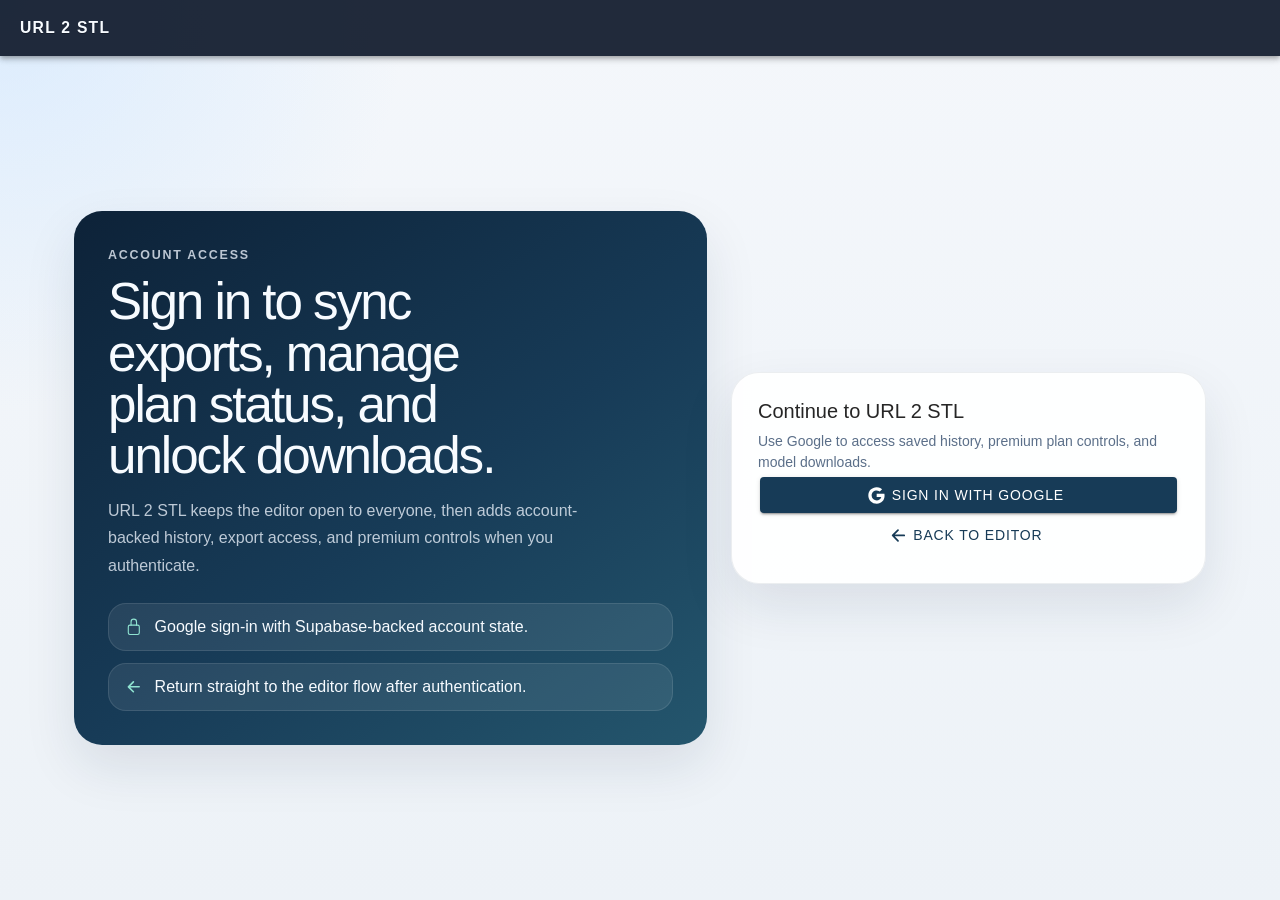
<file: index.html>
<!DOCTYPE html>
<html lang="en">
  <head>
    <!-- Build: 2026-05-24T02:15:51.378Z SHA: e86e45e6bb1b454e783f839ff653cf0b054c9c04 -->
    <meta name="build-timestamp" content="2026-05-24T02:15:51.378Z">
    <meta name="build-sha" content="e86e45e6bb1b454e783f839ff653cf0b054c9c04">
    <meta charset="utf-8" />
    <title>Free 3D QR Code Maker | Auto-Convert URLs to STL/OBJ</title>

    <meta name="description" content="Free 3D QR code maker to auto-convert URLs into print-ready STL or OBJ files. Render, customize, and export QR tags for 3D printing in one workspace." />

    <!-- Open Graph / social preview -->
    <meta property="og:type" content="website" />
    <meta property="og:url" content="https://url2stl.com/" />
    <meta property="og:title" content="Free 3D QR Code Maker | Auto-Convert URLs to STL/OBJ" />
    <meta property="og:description" content="Free 3D QR code maker to auto-convert URLs into print-ready STL or OBJ files. Render, customize, and export QR tags for 3D printing in one workspace." />
    <meta property="og:image" content="https://url2stl.com/seo-qr.png" />
    <meta property="og:image:alt" content="URL 2 STL free QR to 3D model maker" />

    <!-- Twitter card -->
    <meta name="twitter:card" content="summary_large_image" />
    <meta name="twitter:title" content="Free 3D QR Code Maker | Auto-Convert URLs to STL/OBJ" />
    <meta name="twitter:description" content="Free 3D QR code maker to auto-convert URLs into print-ready STL or OBJ files. Render, customize, and export QR tags for 3D printing in one workspace." />
    <meta name="twitter:image" content="https://url2stl.com/seo-qr.png" />

    <!-- Search console verification -->
    <meta name="msvalidate.01" content="replace-with-bing-webmaster-token" />

    <meta name="color-scheme" content="light dark" />
    <meta
      name="viewport"
      content="viewport-fit=cover, width=device-width, initial-scale=1.0, minimum-scale=1.0, maximum-scale=1.0, user-scalable=no"
    />
    <meta name="format-detection" content="telephone=no" />
    <meta name="msapplication-tap-highlight" content="no" />

    <link rel="canonical" href="https://url2stl.com/" />
    <link rel="manifest" href="/manifest.json" />
    <link rel="icon" type="image/svg+xml" href="/favicon.svg" />
    <link rel="shortcut icon" type="image/png" href="/favicon.png" />
    <link rel="apple-touch-icon" href="/favicon.png" />

    <!-- add to homescreen for ios -->
    <meta name="mobile-web-app-capable" content="yes" />
    <meta name="apple-mobile-web-app-title" content="URL 2 STL" />
    <meta name="apple-mobile-web-app-status-bar-style" content="black" />

    <script type="application/ld+json">
      {
        "@context": "https://schema.org",
        "@graph": [
          {
            "@id": "https://url2stl.com/#organization",
            "@type": "Organization",
            "name": "URL 2 STL",
            "url": "https://url2stl.com/",
            "logo": "https://url2stl.com/seo-qr.png",
            "description": "Free QR maker and auto URL to STL/OBJ conversion workspace for makers and product teams."
          },
          {
            "@id": "https://url2stl.com/#website",
            "@type": "WebSite",
            "name": "URL 2 STL",
            "url": "https://url2stl.com/",
            "description": "Free 3D QR code maker to auto-convert URLs into print-ready STL or OBJ files.",
            "inLanguage": "en",
            "publisher": {
              "@id": "https://url2stl.com/#organization"
            },
            "potentialAction": {
              "@type": "SearchAction",
              "target": "https://url2stl.com/#/guides?query={search_term_string}",
              "query-input": "required name=search_term_string"
            }
          },
          {
            "@id": "https://url2stl.com/#software",
            "@type": "SoftwareApplication",
            "name": "URL 2 STL",
            "url": "https://url2stl.com/#/editor",
            "applicationCategory": "DesignApplication",
            "operatingSystem": "Web",
            "isAccessibleForFree": true,
            "inLanguage": "en",
            "image": "https://url2stl.com/seo-qr.png",
            "featureList": [
              "Free QR maker",
              "Auto URL conversion",
              "3D model render preview",
              "STL export",
              "OBJ export",
              "Print-ready output"
            ],
            "offers": {
              "@type": "Offer",
              "price": "0",
              "priceCurrency": "USD",
              "availability": "https://schema.org/InStock"
            },
            "publisher": {
              "@id": "https://url2stl.com/#organization"
            }
          }
        ]
      }
    </script>
    <script type="module" crossorigin src="/assets/index-QhvKtBAg.js"></script>
    <link rel="stylesheet" crossorigin href="/assets/index-BunMbHyd.css">
    <script type="module">import.meta.url;import("_").catch(()=>1);(async function*(){})().next();if(location.protocol!="file:"){window.__vite_is_modern_browser=true}</script>
    <script type="module">!function(){if(window.__vite_is_modern_browser)return;console.warn("vite: loading legacy chunks, syntax error above and the same error below should be ignored");var e=document.getElementById("vite-legacy-polyfill"),n=document.createElement("script");n.src=e.src,n.onload=function(){System.import(document.getElementById('vite-legacy-entry').getAttribute('data-src'))},document.body.appendChild(n)}();</script>
  </head>
  <body>
    <div id="root"></div>
    <script nomodule>!function(){var e=document,t=e.createElement("script");if(!("noModule"in t)&&"onbeforeload"in t){var n=!1;e.addEventListener("beforeload",(function(e){if(e.target===t)n=!0;else if(!e.target.hasAttribute("nomodule")||!n)return;e.preventDefault()}),!0),t.type="module",t.src=".",e.head.appendChild(t),t.remove()}}();</script>
    <script nomodule crossorigin id="vite-legacy-polyfill" src="/assets/polyfills-legacy-COXr4JcS.js"></script>
    <script nomodule crossorigin id="vite-legacy-entry" data-src="/assets/index-legacy-C1CUH4bm.js">System.import(document.getElementById('vite-legacy-entry').getAttribute('data-src'))</script>
  </body>
</html>
</file>
<file: assets/index-BunMbHyd.css>
.app-footer{max-width:1440px;margin:24px auto 0;padding:0 24px 24px;font-size:.82rem;color:#647a92}.app-footer a{color:#173b57;text-decoration:none;font-weight:700}.app-footer a:hover{text-decoration:underline}.app-footer__inner{display:flex;justify-content:space-between;gap:20px;padding:22px 24px;border:1px solid rgba(20,45,70,.08);border-radius:24px;background:rgba(255,255,255,.7);backdrop-filter:blur(12px);box-shadow:0 16px 40px rgba(20,46,72,.06)}.app-footer__brand,.app-footer__copy{margin:0}.app-footer__brand{font-size:.84rem;font-weight:900;letter-spacing:.12em;text-transform:uppercase;color:#173b57}.app-footer__copy{margin-top:8px;max-width:42ch;line-height:1.55}.app-footer__meta{display:flex;flex-wrap:wrap;gap:10px 18px;align-content:start;justify-content:flex-end}.footer-version{font-variant-numeric:tabular-nums}@media (max-width: 768px){.app-footer{padding:0 14px 20px}.app-footer__inner,.app-footer__meta{flex-direction:column;align-items:flex-start}}:root{--editor-header-height: 88px}.editor-header{position:sticky;top:0;z-index:120}.editor-shell{--background: radial-gradient(circle at top left, rgba(204, 229, 255, .7), transparent 28%), radial-gradient(circle at top right, rgba(212, 235, 225, .6), transparent 24%), linear-gradient(180deg, #f4f7fb 0%, #edf2f7 100%)}.editor-shell::part(scroll){padding-bottom:24px}.editor-toolbar{--background: rgba(10, 21, 38, .88);--border-color: rgba(255, 255, 255, .08);--color: #f8fbff;backdrop-filter:blur(18px);--min-height: 84px;--padding-top: 0;--padding-bottom: 0;--padding-start: 0;--padding-end: 0}.editor-toolbar__inner{display:flex;align-items:center;justify-content:space-between;gap:clamp(10px,1.2vw,16px);flex-wrap:nowrap;width:100%;padding:clamp(10px,1.4vw,14px) clamp(12px,1.5vw,18px);box-sizing:border-box}.editor-toolbar__brand{display:flex;align-items:center;gap:14px;min-width:0;flex:1 1 320px}.editor-toolbar__title{font-size:clamp(1.02rem,.8vw,1.16rem);font-weight:800;letter-spacing:.08em;line-height:1.1;text-transform:uppercase;color:#f8fbff;text-shadow:0 1px 0 rgba(2,7,14,.34)}.editor-toolbar__title-row{display:inline-flex;align-items:center;gap:8px;min-width:0}.editor-toolbar__pro-pill{display:inline-flex;align-items:center;min-height:18px;padding:0 7px;border-radius:999px;border:1px solid rgba(255,210,122,.58);background:linear-gradient(180deg,rgba(255,228,162,.24),rgba(255,205,106,.2));color:#ffd88d;font-size:.62rem;font-weight:800;letter-spacing:.05em;text-transform:uppercase}.editor-toolbar__brand-copy{min-width:0}.editor-toolbar__subtitle{margin:3px 0 0;max-width:44ch;font-size:.75rem;font-weight:600;letter-spacing:.01em;color:rgba(232,240,252,.78);line-height:1.45}.editor-toolbar__mark{width:44px;height:44px;border-radius:14px;display:grid;place-items:center;background:linear-gradient(135deg,#7ac6ff,#8bf0cb);color:#0d2237;font-size:.88rem;font-weight:900;letter-spacing:.08em;box-shadow:0 12px 30px rgba(56,155,209,.28)}.editor-toolbar__actions{display:flex;align-items:center;justify-content:flex-end;flex-wrap:nowrap;gap:10px;flex:0 1 auto}.editor-toolbar__chip-list{display:flex;gap:8px;flex-wrap:wrap}.toolbar-chip{display:inline-flex;align-items:center;min-height:34px;padding:0 12px;border-radius:999px;border:1px solid rgba(255,255,255,.12);background:rgba(255,255,255,.08);color:rgba(244,248,252,.88);font-size:.76rem;font-weight:700;letter-spacing:.04em;text-transform:uppercase}.toolbar-chip--muted{color:rgba(222,234,246,.7)}.toolbar-dashboard-btn{display:inline-flex;align-items:center;gap:6px;min-height:34px;padding:0 11px;border:1px solid rgba(139,240,203,.34);border-radius:999px;background:rgba(83,196,163,.16);color:#dff9f0;font-size:.72rem;font-weight:800;letter-spacing:.04em;text-transform:uppercase}.toolbar-dashboard-btn ion-icon{font-size:.9rem}.toolbar-badge{margin-inline-end:2px}.toolbar-redirect-control{display:inline-flex;align-items:center;gap:8px;min-height:34px;padding:0 11px;border-radius:999px;border:1px solid rgba(255,255,255,.12);background:rgba(255,255,255,.08);color:rgba(244,248,252,.9)}.toolbar-redirect-control ion-toggle{--track-background: rgba(255, 255, 255, .22);--track-background-checked: rgba(139, 240, 203, .58);--handle-background: #f5f9ff;--handle-background-checked: #0e2a44;--handle-box-shadow: 0 2px 8px rgba(8, 16, 29, .35);--border-radius: 999px;transform:scale(.78);transform-origin:center}.toolbar-redirect-control.is-locked ion-toggle{opacity:.5}.toolbar-redirect-control__label,.toolbar-redirect-control__state{font-size:.72rem;font-weight:700;letter-spacing:.04em;text-transform:uppercase}.toolbar-redirect-control__state{color:rgba(255,255,255,.78)}.toolbar-redirect-control.is-locked .toolbar-redirect-control__state{color:#ffd17c}.account-trigger{min-width:0;display:inline-flex;align-items:center;gap:12px;padding:8px 12px 8px 8px;border:1px solid rgba(255,255,255,.14);border-radius:999px;background:rgba(255,255,255,.08);color:#f8fbff;font:inherit;text-align:left;box-shadow:0 10px 24px rgba(4,11,22,.16);transition:background .2s ease,border-color .2s ease,box-shadow .2s ease,transform .2s ease}.account-trigger.is-premium{border-color:rgba(255,204,112,.64);background:linear-gradient(180deg,rgba(255,232,184,.16),rgba(255,204,112,.08));box-shadow:0 12px 24px rgba(4,11,22,.2),inset 0 0 0 1px rgba(255,214,137,.2)}.account-trigger.is-premium.is-open{border-color:rgba(255,220,150,.86);box-shadow:0 14px 30px rgba(4,11,22,.24),inset 0 0 0 1px rgba(255,224,161,.28)}.account-trigger.is-open{background:rgba(255,255,255,.16);border-color:rgba(139,240,203,.34);box-shadow:0 14px 30px rgba(4,11,22,.24)}.account-trigger__avatar{width:38px;height:38px;border-radius:50%;display:grid;place-items:center;position:relative;overflow:visible;background:linear-gradient(135deg,#7ac6ff,#8bf0cb);color:#0c253d;font-size:.82rem;font-weight:900;letter-spacing:.08em;flex:0 0 auto}.account-trigger.is-premium .account-trigger__avatar{box-shadow:0 0 0 2px rgba(255,209,120,.75),0 8px 20px rgba(255,198,96,.28)}.account-trigger__premium-star{position:absolute;right:-4px;bottom:-4px;width:15px;height:15px;padding:2px;border-radius:50%;background:linear-gradient(180deg,#ffe4ac,#f5bd55);color:#5a3700;box-shadow:0 4px 10px rgba(18,12,2,.35)}.account-trigger__copy{display:grid;min-width:0;gap:2px}.account-trigger__copy strong,.account-trigger__copy span{display:block;overflow:hidden;text-overflow:ellipsis;white-space:nowrap}.account-trigger__copy strong{max-width:clamp(120px,17vw,180px);font-size:.88rem;font-weight:800}.account-trigger__copy span{font-size:.74rem;color:rgba(232,240,252,.72)}.account-trigger ion-icon{flex:0 0 auto;font-size:1rem;color:rgba(248,251,255,.78);transition:transform .2s ease,color .2s ease}.account-trigger.is-open ion-icon{transform:rotate(180deg);color:#8bf0cb}.direct-upgrade-overlay-backdrop{position:fixed;top:0;right:0;bottom:0;left:0;background:rgba(6,14,24,.48);opacity:0;pointer-events:none;transition:opacity .2s ease;z-index:130}.direct-upgrade-overlay-backdrop.is-open{opacity:1;pointer-events:auto}.direct-upgrade-overlay{position:fixed;top:50%;left:50%;width:min(520px,calc(100vw - 24px));max-height:min(80vh,640px);overflow-y:auto;transform:translate(-50%,-48%) scale(.97);opacity:0;pointer-events:none;border:1px solid rgba(31,76,118,.18);border-radius:20px;padding:14px;background:linear-gradient(180deg,rgba(252,254,255,.98),rgba(241,248,255,.98));box-shadow:0 28px 60px rgba(8,19,31,.28);transition:transform .2s ease,opacity .2s ease;z-index:135;display:grid;gap:10px}.direct-upgrade-overlay.is-open{transform:translate(-50%,-50%) scale(1);opacity:1;pointer-events:auto}.direct-upgrade-overlay__header{display:flex;align-items:flex-start;justify-content:space-between;gap:10px}.direct-upgrade-overlay__kicker{margin:0;font-size:.68rem;text-transform:uppercase;letter-spacing:.08em;color:#4f6983;font-weight:800}.direct-upgrade-overlay__header h3{margin:4px 0 0;font-size:1.06rem;color:#1d3752}.direct-upgrade-overlay__close{width:30px;height:30px;border:0;border-radius:999px;padding:0;margin:0;display:grid;place-items:center;background:rgba(27,76,120,.12);color:#1d3f61;cursor:pointer}.direct-upgrade-overlay__close ion-icon{font-size:1.1rem}.direct-upgrade-overlay__copy{margin:0;font-size:.86rem;color:#45607b}.direct-upgrade-overlay__credit{margin:0;font-size:.8rem;color:#2b4865}.account-drawer-backdrop{position:fixed;top:var(--editor-header-height, 88px);right:0;bottom:0;left:0;background:rgba(11,18,31,.42);opacity:0;pointer-events:none;transition:opacity .24s ease;z-index:110}.account-drawer-backdrop.is-open{opacity:1;pointer-events:auto}.account-drawer{position:fixed;top:var(--editor-header-height, 88px);bottom:0;right:0;height:auto;width:min(380px,calc(100vw - 20px));padding:24px 22px max(16px,env(safe-area-inset-bottom));background:rgba(8,18,33,.984);color:#f5f8fc;box-shadow:-24px 0 60px rgba(10,17,28,.28);border-top-left-radius:24px;transform:translate(100%);transition:transform .24s ease;z-index:115;display:flex;flex-direction:column;gap:14px;overflow:hidden}.account-drawer.is-open{transform:translate(0)}.account-drawer__scroll-shell{flex:1 1 auto;min-height:0;display:grid;align-content:start;gap:14px;overflow-y:auto;-webkit-overflow-scrolling:touch;touch-action:pan-y;overscroll-behavior:contain;padding:2px 6px max(14px,env(safe-area-inset-bottom)) 0;scroll-padding-bottom:max(14px,env(safe-area-inset-bottom));scrollbar-gutter:stable;scrollbar-width:thin;scrollbar-color:rgba(151,244,211,.72) rgba(255,255,255,.12)}.account-drawer__body{display:grid;align-content:start;gap:14px}.account-drawer__scroll-shell::-webkit-scrollbar{width:11px}.account-drawer__scroll-shell::-webkit-scrollbar-track{background:linear-gradient(180deg,rgba(255,255,255,.08),rgba(255,255,255,.04));border-radius:999px}.account-drawer__scroll-shell::-webkit-scrollbar-thumb{background:linear-gradient(180deg,rgba(125,200,255,.9),rgba(149,244,211,.94));border-radius:999px;border:2px solid rgba(8,18,33,.9);box-shadow:0 0 0 1px rgba(9,17,29,.18)}.account-drawer__scroll-shell::-webkit-scrollbar-thumb:hover{background:linear-gradient(180deg,rgba(148,213,255,.98),rgba(167,248,220,.98))}.account-drawer__scroll-shell::-webkit-scrollbar-thumb:active{background:linear-gradient(180deg,rgba(110,188,250,.96),rgba(136,236,198,.96))}.account-drawer__header{display:flex;gap:14px;align-items:center}.account-drawer__avatar{width:56px;height:56px;border-radius:18px;display:grid;place-items:center;background:linear-gradient(135deg,#7ac6ff,#8bf0cb);color:#082139;font-size:1rem;font-weight:900;letter-spacing:.08em}.account-drawer__header h2{margin:0;font-size:1.05rem;line-height:1.25}.account-drawer__eyebrow,.account-drawer__plan{margin:0;color:rgba(232,239,248,.68);font-size:.82rem}.account-drawer__section{display:grid;gap:12px}.account-stat-card{display:grid;gap:5px;padding:14px 16px;border-radius:18px;background:rgba(255,255,255,.06);border:1px solid rgba(255,255,255,.08)}.account-stat-card span{font-size:.76rem;text-transform:uppercase;letter-spacing:.06em;color:rgba(232,239,248,.62)}.account-stat-card strong{font-size:.96rem;line-height:1.35}.account-drawer__links{padding:4px 0}.account-link{width:100%;display:flex;align-items:center;gap:10px;padding:12px 14px;border:0;border-radius:16px;background:transparent;color:inherit;text-align:left;font:inherit}.account-link:hover{background:rgba(255,255,255,.06)}.editor-layout{display:flex;flex-direction:column;max-width:1440px;margin:0 auto;padding:16px clamp(14px,2.1vw,24px) 36px}.editor-hero{order:2;display:grid;grid-template-columns:minmax(0,1.5fr) minmax(260px,.9fr);gap:clamp(14px,1.8vw,22px);margin:28px 0 0}.editor-hero__content,.editor-hero__rail{display:grid;gap:18px}.editor-hero__content{padding:30px;border-radius:30px;background:linear-gradient(145deg,#0d2238,#173b57 55%,#24566d);color:#f7fbff;box-shadow:0 26px 60px rgba(19,44,69,.18)}.hero-heading-group{display:grid;gap:10px}.hero-kicker,.section-kicker,.workflow-banner__eyebrow,.hero-spotlight-card__label{margin:0 0 8px;font-size:.76rem;font-weight:800;letter-spacing:.12em;text-transform:uppercase}.hero-kicker{color:rgba(137,232,194,.92)}.editor-hero__content h1{margin:0;max-width:14ch;font-size:clamp(2.35rem,3.9vw,4rem);line-height:1.02;letter-spacing:-.04em}.hero-subtitle{margin:0;max-width:38ch;font-size:1.06rem;font-weight:600;line-height:1.55;color:rgba(237,244,252,.9)}.hero-copy{max-width:62ch;margin:6px 0 0;font-size:.98rem;line-height:1.72;color:rgba(237,244,252,.82)}.hero-link-row{display:flex;flex-wrap:wrap;gap:10px 16px;margin-top:10px}.hero-link-row a{color:#c8f2e6;text-decoration:none;font-weight:700;letter-spacing:.01em}.hero-link-row a:hover{text-decoration:underline}.hero-metrics{display:grid;grid-template-columns:repeat(3,minmax(0,1fr));gap:12px;margin-top:24px}.hero-metric{display:grid;gap:12px;align-content:start;padding:16px;border-radius:20px;background:rgba(255,255,255,.08);border:1px solid rgba(255,255,255,.1)}.hero-metric ion-icon{font-size:1.2rem;color:#8fe3d1}.hero-metric strong,.hero-spotlight-card strong,.workflow-banner h2,.section-heading-row h3{display:block;margin:0}.hero-metric span,.hero-spotlight-card span,.section-helper,.workflow-steps span{color:#5b6f89}.hero-metric span{color:rgba(237,244,252,.72);line-height:1.55}.hero-spotlight-card{padding:22px;border-radius:24px;border:1px solid rgba(18,44,69,.08);background:linear-gradient(180deg,rgba(255,255,255,.88),rgba(243,248,252,.92));backdrop-filter:blur(14px);box-shadow:0 18px 40px rgba(20,46,72,.08)}.hero-spotlight-card__footer{margin-top:18px;padding-top:14px;border-top:1px solid rgba(34,57,85,.08);display:flex;justify-content:space-between;gap:12px;color:#1d334d;font-weight:700;font-size:.86rem}.workspace-shell{order:1;display:grid;grid-template-columns:minmax(0,1.28fr) minmax(260px,.72fr);grid-template-areas:"recent recent" "rail main";gap:clamp(14px,1.8vw,22px)}.editor-card--recent{grid-area:recent}.workspace-main,.workspace-rail{display:grid;gap:18px;align-content:start}.workspace-main{grid-area:main}.workspace-rail{grid-area:rail}.editor-card{margin:0;border-radius:26px;box-shadow:0 18px 44px rgba(19,44,69,.08);border:1px solid rgba(20,45,70,.06);background:rgba(255,255,255,.92)}.editor-card--intro{background:linear-gradient(180deg,rgba(255,255,255,.94),rgba(246,249,252,.9))}.editor-card ion-card-header{padding:24px 24px 8px}.editor-card ion-card-title{font-size:1.1rem;color:#16293f}.editor-card ion-card-content{padding:8px 24px 24px}.editor-card--recent ion-card-header{padding:14px 20px 4px}.editor-card__recent-header-row{display:flex;align-items:center;justify-content:space-between;gap:12px}.editor-card--recent ion-card-title{font-size:.98rem;margin:0;flex:0 0 auto}.editor-card--recent ion-card-content{padding:4px 20px 8px}.workflow-banner{display:flex;flex-wrap:wrap;justify-content:space-between;gap:16px;align-items:flex-start}.workflow-banner>div:first-child{flex:1 1 260px;min-width:220px;display:grid;gap:6px}.workflow-banner h2,.section-heading-row h3{color:#17314d;font-size:clamp(1.2rem,1.55vw,1.48rem);line-height:1.2}.workflow-banner h2{max-width:26ch;letter-spacing:-.01em;margin-top:-2px}.workflow-steps{display:flex;flex-wrap:wrap;gap:8px;justify-content:flex-end}.workflow-steps span,.section-state{display:inline-flex;align-items:center;min-height:34px;padding:0 12px;border-radius:999px;font-size:.76rem;font-weight:800;letter-spacing:.04em;text-transform:uppercase}.qr-type-item{margin-top:4px;--min-height: 46px;--padding-start: 10px;--inner-padding-end: 10px;--border-radius: 14px}.qr-type-helper{margin:4px 2px 0;font-size:.76rem;line-height:1.35}.workflow-steps span{justify-content:center;min-height:32px;padding:0 12px;border:1px solid rgba(34,63,95,.16);background:linear-gradient(180deg,#fff,#f2f7fc);color:#223c59;box-shadow:0 6px 14px rgba(19,44,69,.08);text-transform:none;letter-spacing:.02em;font-size:.72rem;white-space:nowrap}.section-heading-row{display:flex;justify-content:space-between;gap:16px;align-items:start;margin-bottom:14px}.section-heading-row h3,.section-heading-row p{margin:0}.section-kicker{color:#4d6d88}.section-state{background:#e6eef6;color:#1f3a56}.section-state--soft{background:#f2f6fa}.section-helper{margin:12px 4px 0;font-size:.88rem;line-height:1.55}.editor-item{--background: #f7fafc;--border-color: rgba(20, 45, 70, .1);--border-radius: 18px;--padding-start: 14px;--inner-padding-end: 14px;border:1px solid rgba(20,45,70,.08);border-radius:18px}.template-picker-title{margin:4px 0 12px;font-size:.95rem;font-weight:700;color:#20324d}.template-scroll-row{display:flex;gap:12px;overflow-x:auto;padding:6px 2px 12px;margin-bottom:8px;scrollbar-color:#8b99ad #dde5ee}.template-option{flex:0 0 auto}.template-button{position:relative;border:2px solid #c3cede;border-radius:16px;min-width:clamp(124px,17vw,148px);max-width:clamp(124px,17vw,148px);min-height:clamp(136px,16vw,150px);padding:10px 9px 11px;text-align:left;display:flex;flex-direction:column;align-items:stretch;gap:10px;cursor:pointer;transition:border-color .2s ease,transform .12s ease,box-shadow .2s ease,background .2s ease;color:#1f3049;box-shadow:0 12px 26px rgba(26,45,77,.08)}.template-button.is-locked{opacity:.9}.template-lock-badge{position:absolute;top:8px;right:8px;z-index:3;border-radius:999px;padding:2px 8px;font-size:.66rem;font-weight:800;letter-spacing:.06em;text-transform:uppercase;color:#0f2a45;background:linear-gradient(135deg,#7ac6ff,#8bf0cb);border:1px solid rgba(15,42,69,.18)}.template-button-label{display:block;width:100%;font-size:.78rem;font-weight:700;letter-spacing:.02em;line-height:1.15;white-space:nowrap;overflow:hidden;text-overflow:ellipsis;color:#25364e}.template-button:hover{transform:translateY(-1px)}.template-button.is-active{box-shadow:0 0 0 1px rgba(12,73,143,.12),0 18px 34px rgba(18,52,92,.12)}.template-card-preview{width:116px;height:116px;border:2px solid transparent;background:#fff;border-radius:12px;position:relative;overflow:hidden}.template-card-preview--rounded,.template-card-preview--circle{border-radius:18px}.template-card-preview--sharp{border-radius:4px}.template-card-preview--simple{border-color:currentColor}.template-card-preview--fancy{border-color:currentColor;box-shadow:inset 0 0 0 8px #fff,inset 0 0 0 10px currentColor}.template-card-image{width:100%;height:100%;display:block;object-fit:contain;image-rendering:auto}.template-card-fallback{width:100%;height:100%;background:linear-gradient(180deg,#fff,#f3f7fb)}.template-selection-note{display:grid;gap:2px;margin:0 0 8px;padding:10px 12px;border:1px solid #d4dce7;border-radius:12px;background:linear-gradient(180deg,rgba(255,255,255,.92),rgba(247,250,253,.98))}.template-selection-note strong{font-size:.9rem;color:#1b2b42}.template-selection-note span{font-size:.84rem;color:#50627d}.template-selection-note small{font-size:.76rem;color:#697c96}.template-empty-note{margin:8px 2px 2px;font-size:.86rem}.action-btn{margin-top:12px}.stl-grid{display:grid;grid-template-columns:repeat(2,minmax(0,1fr));gap:10px}.editor-card--pricing{background:linear-gradient(180deg,rgba(255,255,255,.96),rgba(245,249,253,.94))}.premium-compare-grid{display:grid;grid-template-columns:repeat(2,minmax(0,1fr));gap:12px;margin-bottom:14px}.premium-compare-col{display:grid;gap:5px;padding:14px;border-radius:16px;border:1px solid rgba(18,44,69,.1);background:rgba(255,255,255,.84)}.premium-compare-col--premium{background:linear-gradient(135deg,rgba(122,198,255,.18),rgba(139,240,203,.22));border-color:rgba(44,118,164,.24)}.premium-compare-col__label{margin:0;font-size:.72rem;font-weight:800;letter-spacing:.09em;text-transform:uppercase;color:#4b647f}.premium-compare-col strong{color:#1b2f46}.premium-compare-col span{color:#4f627a;font-size:.86rem}.premium-analytics-teaser{margin-top:8px;margin-bottom:12px;display:flex;align-items:flex-start;gap:10px;padding:12px;border-radius:14px;background:#eef5fb;color:#1b3048}.premium-analytics-teaser ion-icon{margin-top:2px;font-size:1rem;color:#1f587f}.premium-analytics-teaser strong,.premium-analytics-teaser span{display:block}.premium-analytics-teaser span{color:#4f627a;font-size:.86rem;line-height:1.4}.editor-upsell-picker{display:flex;flex-wrap:wrap;gap:8px;margin:4px 0}.editor-upsell-picker--inline{margin-top:2px}.editor-plan-card-grid{display:grid;grid-template-columns:repeat(3,minmax(0,1fr));gap:8px;width:100%;margin:0}.editor-plan-card{position:relative;width:100%;min-height:76px;padding:8px;border:1px solid rgba(33,77,117,.32);border-radius:10px;background:linear-gradient(180deg,rgba(255,255,255,.98),rgba(244,249,254,.96));color:#214d75;display:grid;align-content:center;justify-items:center;gap:2px;overflow:hidden;cursor:pointer;box-shadow:0 3px 8px rgba(20,45,70,.08);transition:transform .15s ease,box-shadow .15s ease,border-color .15s ease,background .15s ease}.editor-plan-card:after{content:"";position:absolute;top:-18px;right:-40px;bottom:-18px;left:-40px;background:linear-gradient(115deg,transparent 34%,rgba(255,255,255,.55) 50%,transparent 66%);transform:translate(-120%);transition:transform .32s ease;pointer-events:none}.editor-plan-card__name{font-size:.8rem;line-height:1;letter-spacing:.06em;font-weight:800;text-transform:uppercase}.editor-plan-card__price{font-size:.88rem;line-height:1.1;font-weight:900}.editor-plan-card__meta{font-size:.68rem;line-height:1;letter-spacing:.08em;text-transform:uppercase;opacity:.9}.editor-plan-card:hover{transform:translateY(-2px);border-color:rgba(33,77,117,.65);background:linear-gradient(180deg,#fff,#eef6ff);box-shadow:0 10px 20px rgba(20,45,70,.16)}.editor-plan-card:hover:after{transform:translate(120%)}.editor-plan-card:active{transform:translateY(0);box-shadow:0 4px 10px rgba(20,45,70,.12)}.editor-plan-card:focus-visible{outline:2px solid rgba(23,61,97,.35);outline-offset:2px}.editor-upsell-picker ion-button{--border-radius: 8px;--padding-start: 10px;--padding-end: 10px;min-height:30px;letter-spacing:.06em;font-weight:800}.editor-upsell-credit{margin:0 0 8px;font-size:.85rem;color:#2a425f}.editor-upsell-cta{--border-radius: 9px;font-weight:900;letter-spacing:.05em}.editor-upsell-shell{display:grid;gap:6px}.editor-upsell-summary{margin:0}.editor-upsell-row{display:grid;gap:10px}.editor-upsell-controls{display:grid;gap:6px}.recent-upsell-card{background:linear-gradient(180deg,#fff7e9,#fff1d6);border:1px solid rgba(184,120,16,.24);box-shadow:0 8px 18px rgba(152,95,9,.12)}.recent-upsell-card ion-card-content{padding:9px 12px}.editor-upsell-shell--recent .editor-upsell-summary{color:#3c2b12;font-size:.95rem}.editor-upsell-shell--recent .editor-upsell-row,.editor-upsell-shell--recent .editor-upsell-controls{display:flex;flex-wrap:wrap;align-items:center;gap:8px}.editor-upsell-shell--recent .editor-upsell-credit{margin:0;color:#5b3d17;font-size:.82rem}.editor-upsell-shell--recent .editor-upsell-cta{margin:0}.editor-card--pricing .editor-upsell-controls{gap:8px}.editor-card--pricing .editor-upsell-cta{margin:0;justify-self:stretch}@media (max-width: 520px){.editor-plan-card-grid{gap:6px}.editor-plan-card{min-height:68px;padding:7px 6px}.editor-plan-card__name{font-size:.72rem}.editor-plan-card__price{font-size:.8rem}.editor-plan-card__meta{font-size:.62rem}}@media (min-width: 1100px){.recent-upsell-card ion-card-content{padding:8px 12px}.editor-upsell-shell--recent .editor-upsell-row{gap:8px}.editor-upsell-shell--pricing .editor-upsell-row{grid-template-columns:1fr;row-gap:10px}.editor-upsell-shell--pricing .editor-upsell-picker{margin-bottom:4px}.editor-card--recent .editor-upsell-picker{gap:8px}.editor-card--recent .editor-upsell-cta{min-width:230px;margin:0}.editor-card--pricing .editor-upsell-picker ion-button{min-width:110px}.editor-card--pricing .editor-upsell-cta{margin:0}}.template-selection-note--branding{margin-top:10px}.timeline-rail{margin:6px 0 12px;display:grid;gap:10px}.timeline-rail__track{--timeline-progress: 10%;position:relative;height:6px;border-radius:999px;background:rgba(31,57,86,.12);overflow:hidden}.timeline-rail__track:after{content:"";position:absolute;inset:0 auto 0 0;width:var(--timeline-progress);border-radius:inherit;background:linear-gradient(90deg,#3fa2ff,#4bc7b5 55%,#73d090);transition:width .24s ease}.timeline-rail__tabs{display:grid;grid-template-columns:repeat(4,minmax(0,1fr));gap:8px}.timeline-tab{border:1px solid #d4deea;border-radius:14px;background:#f7fafd;color:#2a3f5a;display:flex;align-items:center;gap:8px;text-align:left;padding:8px 10px;min-height:58px;cursor:pointer;transition:border-color .2s ease,background .2s ease,box-shadow .2s ease,transform .12s ease}.timeline-tab:hover{transform:translateY(-1px)}.timeline-tab.is-active{border-color:#4aaec9;background:linear-gradient(180deg,#fff,#eef7fb);box-shadow:0 12px 24px rgba(33,74,118,.1)}.timeline-tab__index{width:24px;height:24px;border-radius:50%;background:#d7e4f2;color:#1b3452;display:grid;place-items:center;font-size:.72rem;font-weight:900;flex:0 0 auto}.timeline-tab.is-active .timeline-tab__index{background:linear-gradient(140deg,#48aef6,#6ecea9);color:#06223b}.timeline-tab__copy{display:grid;gap:2px;min-width:0}.timeline-tab__copy strong{font-size:.72rem;font-weight:800;letter-spacing:.02em;color:#1f3551}.timeline-tab__copy small{font-size:.64rem;line-height:1.2;color:#58708d}.timeline-stage-shell{display:grid;gap:8px;position:relative}.preview-box--import{position:relative}.preview-url-editor{width:min(560px,100%);margin:0 auto;display:grid;gap:10px}.preview-url-editor__item{margin:0}.preview-url-editor__helper{margin:2px 4px 0;text-align:center}.import-tools{position:absolute;left:12px;right:12px;bottom:12px;display:flex;align-items:center;justify-content:space-between;gap:10px;padding:8px 10px;border-radius:12px;background:rgba(244,249,255,.9);border:1px solid rgba(27,76,120,.14);z-index:2}.import-color-picker{display:inline-flex;align-items:center;gap:8px;font-size:.76rem;font-weight:700;color:#1d3553;letter-spacing:.02em}.import-color-picker input[type=color]{width:30px;height:30px;padding:0;border:1px solid rgba(29,53,83,.22);border-radius:8px;background:#fff;cursor:pointer}.import-color-picker strong{font-size:.72rem;font-weight:800;color:#355678;min-width:62px}.import-color-picker--locked{opacity:.78}.import-color-picker--locked input[type=color]{cursor:not-allowed;filter:grayscale(.55);border-color:rgba(47,61,77,.34)}.template-color-lock-hint{margin:6px 0 0;font-size:.72rem;font-weight:600;color:#5a6d80}.import-save-btn{margin:0;--border-radius: 10px;--padding-start: 12px;--padding-end: 12px;font-size:.78rem;font-weight:700}.preview-corner-edit{position:absolute;top:10px;right:10px;border:1px solid #9bb6d1;border-radius:999px;padding:6px 10px;background:rgba(255,255,255,.95);color:#1d3553;font-size:.73rem;font-weight:800;letter-spacing:.03em;text-transform:uppercase;cursor:pointer}.preview-redirect-chip{position:absolute;top:10px;left:10px;border-radius:999px;padding:6px 10px;font-size:.69rem;font-weight:800;letter-spacing:.04em;text-transform:uppercase;border:1px solid transparent;z-index:1}.preview-redirect-chip.is-instant{background:rgba(68,160,255,.18);border-color:rgba(56,129,206,.36);color:#1b4f82}.preview-redirect-chip.is-interstitial{background:rgba(49,79,112,.16);border-color:rgba(49,79,112,.26);color:#355678}.preview-template-section{margin-top:14px;padding-top:14px;border-top:1px solid rgba(20,45,70,.08)}.frame-logo-panel{margin-top:14px;padding:12px;border:1px solid rgba(28,65,98,.14);border-radius:14px;background:linear-gradient(180deg,#f7fbff,#eef5fb);display:grid;gap:10px}.frame-logo-panel__head{display:flex;align-items:flex-start;justify-content:space-between;gap:10px}.frame-logo-panel__label{margin:0;font-size:.7rem;font-weight:800;letter-spacing:.08em;text-transform:uppercase;color:#4b6a89}.frame-logo-panel h4{margin:3px 0 0;font-size:.95rem;color:#1d3550}.frame-logo-meter{display:inline-flex;align-items:center;min-height:28px;padding:0 10px;border-radius:999px;background:#deedf9;color:#21456b;font-size:.74rem;font-weight:800}.frame-logo-lock{display:grid;justify-items:start;gap:8px;padding:10px;border-radius:12px;background:rgba(255,214,142,.26);border:1px solid rgba(183,132,58,.3)}.frame-logo-lock p{margin:0;font-size:.84rem;color:#563c13}.frame-logo-actions{display:flex;flex-wrap:wrap;gap:8px}.frame-emoji-row{display:grid;grid-template-columns:minmax(0,1fr) 86px;gap:10px;align-items:stretch}.frame-emoji-picker{margin:0;border:1px solid rgba(26,61,93,.14);border-radius:10px;padding:10px;background:rgba(255,255,255,.85);display:grid;gap:6px}.frame-emoji-picker__title{margin:0;font-size:.88rem;font-weight:700;color:#1d3753}.frame-emoji-picker__hint{margin:0;font-size:.76rem;color:#58708c}.frame-emoji-input{width:100%;border:1px solid rgba(26,61,93,.16);border-radius:8px;background:#fff;min-height:34px;padding:6px 8px;font-size:1.1rem}.frame-emoji-preview{border:1px solid rgba(26,61,93,.16);border-radius:10px;background:#fff;display:grid;place-items:center;min-height:62px;overflow:hidden;position:relative;cursor:pointer}.frame-emoji-preview img{width:54px;height:54px;object-fit:contain}.frame-emoji-preview__edit{position:absolute;right:4px;bottom:4px;width:18px;height:18px;border-radius:999px;background:rgba(16,43,68,.86);color:#e9f4ff;display:grid;place-items:center;font-size:11px}.frame-logo-hint{margin:0;font-size:.78rem;color:#4a6380}.frame-logo-grid{display:grid;grid-template-columns:repeat(2,minmax(0,1fr));gap:10px}.frame-logo-item{border:1px solid rgba(26,61,93,.16);border-radius:12px;background:#fff;padding:8px;display:grid;gap:8px}.frame-logo-item.is-active{border-color:rgba(39,122,197,.55);box-shadow:0 0 0 1px rgba(54,141,219,.18)}.frame-logo-select{border:0;border-radius:10px;overflow:hidden;background:#f4f8fc;padding:0}.frame-logo-select img{width:100%;height:84px;object-fit:contain;display:block}.frame-logo-item__actions{display:grid;gap:2px}.frame-logo-empty{grid-column:1 / -1;font-size:.83rem;color:#58708c}.section-heading-row--compact{margin-bottom:8px;align-items:center}.section-heading-row--compact h3{font-size:1rem}.editor-card--preview-focus .timeline-stage-shell .preview-box{min-height:440px}.editor-card--preview-focus{position:relative}.editor-card--preview-focus .preview-box img{max-width:480px}.editor-card--preview-focus .model-preview-box{min-height:460px}.preview-box{position:relative;min-height:220px;border:1px solid rgba(20,45,70,.08);border-radius:20px;background:linear-gradient(180deg,#f9fbfd,#f0f5f8);display:flex;align-items:center;justify-content:center;padding:16px;color:#586d87}.preview-box img{width:100%;max-width:220px;height:auto;object-fit:contain}.stage-label{margin:8px 2px 10px;font-size:.85rem;font-weight:600;color:#2f425d}.stage-preview-box{min-height:180px}.stage-action-row{margin:10px 0 6px}.stage-next-btn{--background: linear-gradient(135deg, #2170d9 0%, #3b8ff8 100%);--background-hover: linear-gradient(135deg, #1d62be 0%, #347edb 100%);--background-activated: linear-gradient(135deg, #1b5bae 0%, #2d74c9 100%);--border-radius: 14px;--box-shadow: 0 10px 22px rgba(21, 79, 150, .26);--padding-start: 18px;--padding-end: 18px;font-weight:700;letter-spacing:.01em}.stage-next-btn--floating{position:absolute;right:12px;top:12px;z-index:3;--padding-start: 14px;--padding-end: 14px;--padding-top: 0;--padding-bottom: 0;min-height:38px;font-size:.82rem;box-shadow:0 10px 24px rgba(34,88,166,.26)}.stage-next-btn--import{top:auto;bottom:70px}.stage-next-btn--compose{top:auto;bottom:12px}.model-preview-box{--model-overlay-top-inset: 58px;min-height:260px;overflow:hidden;padding:0;align-items:stretch;justify-content:stretch;position:relative;padding-top:var(--model-overlay-top-inset)}.model-preview-box__overlay{position:absolute;top:0;right:0;bottom:0;left:0;display:grid;place-items:center;gap:12px;padding:20px;text-align:center;border-radius:inherit;background:linear-gradient(180deg,rgba(248,250,255,.58),rgba(237,243,250,.88));color:#14314e;font-size:.84rem;font-weight:700;letter-spacing:.02em;z-index:4;backdrop-filter:blur(8px)}.model-preview-box__spinner{width:42px;height:42px;color:#4a89c7}.model-canvas-shell{position:relative;width:100%;height:100%;min-height:inherit}.model-canvas-host{width:100%;height:100%;min-height:inherit}.model-ctrl-pod{position:absolute;right:12px;bottom:12px;display:flex;flex-direction:column;align-items:center;gap:8px;padding:8px;background:rgba(14,30,50,.68);backdrop-filter:blur(12px);-webkit-backdrop-filter:blur(12px);border:1px solid rgba(255,255,255,.1);border-radius:16px;box-shadow:0 8px 28px rgba(0,0,0,.35);z-index:2;transform-origin:top right;transition:transform .18s ease,opacity .18s ease,max-height .18s ease,padding .18s ease;max-height:180px;overflow:hidden}.model-ctrl-grid{display:grid;grid-template-columns:repeat(3,32px);grid-template-rows:repeat(4,32px);gap:4px}.model-ctrl-pod.is-open{opacity:1;transform:translateY(0) scaleY(1)}.model-ctrl-pod.is-collapsed{opacity:.95;transform:translateY(0) scaleY(1);max-height:18px;min-width:38px;padding-top:6px;padding-bottom:6px}.model-ctrl-pod.is-collapsed .model-ctrl-btn,.model-ctrl-pod.is-collapsed .model-ctrl-orbit,.model-ctrl-pod.is-collapsed .model-ctrl-spacer,.model-ctrl-pod.is-collapsed .model-ctrl-grid{display:none}.model-ctrl-strip{position:relative;width:28px;height:3px;border-radius:99px;background:rgba(255,255,255,.96);cursor:pointer;box-shadow:0 2px 8px rgba(0,0,0,.22);transition:width .15s ease,opacity .15s ease,transform .15s ease}.model-ctrl-strip.is-open{opacity:.95}.model-ctrl-strip.is-closed{width:18px;opacity:.86}.model-ctrl-strip:hover{width:34px;transform:translateY(-1px)}.model-ctrl-strip:focus-visible{outline:2px solid rgba(100,180,255,.7);outline-offset:2px}.model-ctrl-btn{display:flex;align-items:center;justify-content:center;width:32px;height:32px;border:1px solid rgba(255,255,255,.14);border-radius:9px;background:rgba(255,255,255,.1);color:rgba(255,255,255,.85);cursor:pointer;transition:background .11s ease,border-color .11s ease,transform 80ms ease;padding:0}.model-ctrl-btn:hover{background:rgba(255,255,255,.22);border-color:rgba(255,255,255,.32)}.model-ctrl-btn.is-active{background:rgba(39,122,228,.42);border-color:rgba(104,181,255,.74);color:rgba(235,247,255,.98)}.model-ctrl-btn.is-active:hover{background:rgba(39,122,228,.56);border-color:rgba(127,196,255,.86)}.model-ctrl-btn:active{transform:scale(.9);background:rgba(255,255,255,.3)}.model-ctrl-btn:focus-visible{outline:2px solid rgba(100,180,255,.7);outline-offset:2px}.model-ctrl-btn--home{background:rgba(25,108,207,.4);border-color:rgba(80,160,255,.45)}.model-ctrl-btn--home:hover{background:rgba(25,108,207,.62);border-color:rgba(80,160,255,.7)}.model-ctrl-orbit{display:flex;align-items:center;justify-content:center;width:32px;height:32px;border-radius:9px;background:rgba(255,255,255,.04);border:1px solid rgba(255,255,255,.07);color:rgba(255,255,255,.38)}.model-ctrl-spacer{display:block;width:32px;height:32px}.format-item{margin-top:10px}.model-hint{margin:8px 2px 0;font-size:.82rem}.preview-material-controls{margin-top:14px}.preview-material-row{display:flex;gap:16px;flex-wrap:wrap}.preview-material-group{display:flex;flex-direction:column;gap:4px;flex:1;min-width:140px}.preview-material-label{font-size:.8rem;font-weight:600;color:var(--ion-color-medium);text-transform:uppercase;letter-spacing:.04em}.preview-material-field{display:flex;align-items:center;gap:8px}.preview-color-swatch{width:36px;height:32px;padding:2px;border:1px solid rgba(23,59,94,.2);border-radius:6px;cursor:pointer;background:none;flex-shrink:0}.preview-material-select{flex:1;height:32px;padding:0 8px;border:1px solid rgba(23,59,94,.2);border-radius:6px;font-size:.875rem;background:var(--ion-background-color, #fff);color:var(--ion-text-color, #111);cursor:pointer}.model-mat-pod{position:absolute;left:10px;top:calc(10px - var(--model-overlay-top-inset));display:flex;flex-direction:column;gap:5px;padding:8px 10px;background:rgba(14,30,50,.68);backdrop-filter:blur(12px);-webkit-backdrop-filter:blur(12px);border:1px solid rgba(255,255,255,.1);border-radius:14px;box-shadow:0 8px 28px rgba(0,0,0,.35);z-index:2;pointer-events:auto}.model-mat-row{display:flex;align-items:center;gap:6px}.model-mat-label{font-size:.65rem;font-weight:700;text-transform:uppercase;letter-spacing:.06em;color:rgba(255,255,255,.5);width:28px;flex-shrink:0}.model-mat-swatch{width:26px;height:26px;padding:2px;border:1px solid rgba(255,255,255,.18);border-radius:6px;cursor:pointer;background:none;flex-shrink:0}.model-mat-swatch::-webkit-color-swatch-wrapper{padding:0}.model-mat-swatch::-webkit-color-swatch{border:none;border-radius:3px}.model-mat-sel{height:26px;padding:0 4px;border:1px solid rgba(255,255,255,.14);border-radius:7px;font-size:.72rem;background:rgba(255,255,255,.1);color:rgba(255,255,255,.9);cursor:pointer;-webkit-appearance:auto;appearance:auto;min-width:74px}.model-mat-sel option{background:#1a2a3d;color:#e8f0f8}.model-preview-mobile-export{position:absolute;right:12px;top:12px;z-index:3;display:inline-flex;--padding-start: 12px;--padding-end: 12px;--padding-top: 0;--padding-bottom: 0;min-height:34px;font-size:.76rem;box-shadow:0 8px 20px rgba(28,80,152,.28)}.short-url-line{margin-top:12px;word-break:break-word;display:flex;align-items:center;gap:10px;flex-wrap:wrap}.short-url-copy-btn{display:inline-flex;align-items:center;gap:5px;border:1px solid rgba(23,59,94,.2);border-radius:999px;padding:5px 10px;background:#f4f8fc;color:#1d4065;font-size:.75rem;font-weight:700}.history-toolbar{display:flex;align-items:center;justify-content:space-between;gap:10px;margin-bottom:8px}.history-toolbar--header{margin-bottom:0;flex:1 1 440px;min-width:260px;justify-content:flex-end}.history-search-item{margin:0;flex:1 1 auto;min-width:0;--min-height: 48px;--padding-start: 12px;--inner-padding-end: 12px;--inner-padding-top: 0;--inner-padding-bottom: 0;border-radius:14px}.history-search-item--compact{flex:0 1 420px;--min-height: 40px;--padding-start: 10px;--inner-padding-end: 10px;border-radius:12px}.history-search-item ion-input{--padding-top: 0;--padding-bottom: 0;font-size:.92rem}.history-search-item--compact ion-input{font-size:.84rem}.history-count{justify-self:end;align-self:center;font-size:.73rem;font-weight:700;letter-spacing:.04em;text-transform:uppercase;color:#5d748f}.history-row{list-style:none;margin:0;padding:0;display:flex;gap:8px;overflow-x:auto;overflow-y:hidden;scroll-snap-type:x proximity}.history-card{flex:0 0 196px;min-width:196px;position:relative;display:block;scroll-snap-align:start}.history-delete-btn{position:absolute;top:7px;right:7px;display:flex;align-items:center;justify-content:center;width:24px;height:24px;border:1px solid rgba(220,50,50,.22);border-radius:8px;background:rgba(255,255,255,.92);color:#c0392b;cursor:pointer;transition:background .12s ease,border-color .12s ease;z-index:3}.history-delete-btn:hover{background:rgba(220,50,50,.08);border-color:rgba(220,50,50,.5)}.history-select-btn{display:grid;gap:3px;width:100%;min-height:82px;align-content:start;text-align:left;padding:8px 34px 8px 10px;border:1px solid rgba(20,45,70,.1);border-radius:14px;background:linear-gradient(180deg,#fff,#f7fafd);color:inherit;cursor:pointer;box-shadow:0 8px 22px rgba(19,44,69,.05);transition:border-color .12s ease,box-shadow .12s ease,transform .12s ease}.history-select-btn:hover{border-color:rgba(25,108,207,.48);box-shadow:0 8px 20px rgba(17,38,63,.08);transform:translateY(-1px)}.history-empty{flex:0 0 auto;padding:8px 2px;color:#4d657f;font-size:.86rem}.history-select-btn:focus-visible{outline:2px solid rgba(25,108,207,.55);outline-offset:2px}.status-overlay{position:absolute;top:52px;left:50%;transform:translate(-50%);width:min(520px,calc(100% - 38px));display:grid;gap:8px;z-index:6;pointer-events:none}.status-line{margin:0;padding:10px 12px;border-radius:12px;background:rgba(9,21,36,.9);border:1px solid rgba(255,255,255,.12);color:#e8f1fc;font-family:Consolas,SFMono-Regular,Menlo,monospace;font-size:.8rem;line-height:1.4;box-shadow:0 10px 28px rgba(5,15,27,.3)}.auth-card{max-width:520px;margin:40px auto}@media (max-width: 1200px){.editor-toolbar__chip-list{display:none}.editor-toolbar,.editor-toolbar__actions{flex-wrap:wrap}.editor-layout{padding:14px 16px 32px}.editor-hero{grid-template-columns:minmax(0,1.4fr) minmax(240px,.86fr)}.workspace-shell{grid-template-columns:minmax(0,1.22fr) minmax(240px,.78fr)}.workflow-banner{align-items:flex-start}.workflow-banner>div:first-child{min-width:0;flex-basis:100%}.workflow-banner h2{max-width:none}.workflow-steps{justify-content:flex-start}.hero-metrics{grid-template-columns:repeat(2,minmax(0,1fr))}}@media (max-width: 1024px){.editor-toolbar__title-row{gap:6px}.editor-toolbar__pro-pill{min-height:16px;padding:0 6px;font-size:.56rem}.editor-toolbar__subtitle{display:none}.editor-toolbar__brand{flex-basis:260px}.editor-toolbar__actions{gap:8px}.toolbar-redirect-control{padding:0 9px}.account-trigger{padding:6px 10px 6px 6px;gap:10px}.account-trigger__copy strong{max-width:132px}.editor-layout{padding:14px 14px 30px}.editor-hero{grid-template-columns:minmax(0,1.24fr) minmax(220px,.88fr);margin-top:22px}.workspace-shell{grid-template-columns:minmax(0,1.15fr) minmax(220px,.85fr)}.timeline-rail__tabs{grid-template-columns:repeat(2,minmax(0,1fr))}.preview-box{min-height:204px}}@media (max-width: 900px){.editor-toolbar{padding:8px 10px;--min-height: 76px}.editor-toolbar__brand{flex-basis:200px}.editor-toolbar__actions{justify-content:flex-end;flex-wrap:nowrap;row-gap:0}.account-trigger__copy strong{max-width:108px}.editor-toolbar__title{font-size:clamp(.96rem,3.5vw,1.08rem);letter-spacing:.07em}.editor-layout{padding:12px 12px 26px}.editor-hero{grid-template-columns:minmax(0,1.16fr) minmax(212px,.84fr)}.workspace-shell{grid-template-columns:minmax(0,1.08fr) minmax(210px,.9fr);grid-template-areas:"rail main" "recent main"}.editor-hero__content,.hero-spotlight-card,.editor-card{border-radius:22px}.editor-hero__content{padding:24px 20px}.editor-hero__content h1{max-width:none;font-size:clamp(2rem,9vw,3rem)}.hero-subtitle{font-size:.98rem}.workflow-banner{flex-direction:column;align-items:stretch}.workflow-banner>div:first-child{width:100%;min-width:0}.workflow-banner h2{width:100%;max-width:none;word-break:normal;overflow-wrap:normal}.workflow-steps{justify-content:flex-start}.workflow-steps span{font-size:.68rem}.editor-card__recent-header-row{flex-wrap:wrap;align-items:stretch}.history-toolbar--header{flex:1 1 100%;min-width:0}.history-search-item--compact{flex:1 1 auto;max-width:none}.account-drawer{width:min(290px,calc(100vw - 16px));padding:18px 16px max(14px,env(safe-area-inset-bottom))}.account-drawer__body{padding-right:2px}.stl-grid{grid-template-columns:1fr}.timeline-rail__tabs{grid-template-columns:repeat(2,minmax(0,1fr))}.timeline-tab{min-height:56px}.history-card{flex-basis:192px;min-width:192px}.stage-next-btn--floating{top:10px;right:10px;bottom:auto}.premium-compare-grid,.frame-emoji-row{grid-template-columns:1fr}}@media (max-width: 720px){.editor-toolbar__inner{flex-wrap:nowrap;padding:8px;gap:4px}.editor-toolbar__brand{flex:0 1 auto;min-width:0;gap:8px}.editor-toolbar__title{font-size:clamp(.84rem,2.9vw,.98rem);letter-spacing:.05em;white-space:nowrap}.editor-toolbar__pro-pill{min-height:14px;padding:0 5px;font-size:.53rem}.editor-toolbar__mark{width:34px;height:34px;border-radius:10px;font-size:.7rem}.editor-toolbar__actions{width:auto;margin-left:auto;justify-content:flex-end;gap:4px;flex-wrap:nowrap}.toolbar-badge{display:none}.toolbar-dashboard-btn{justify-content:center;min-width:32px;min-height:32px;padding:0;gap:0}.toolbar-dashboard-btn span{display:none}.toolbar-redirect-control{min-height:30px;padding:0 6px;gap:4px}.toolbar-redirect-control__label{display:inline;font-size:.52rem;letter-spacing:.02em;max-width:42px;white-space:nowrap;overflow:hidden;text-overflow:ellipsis}.toolbar-redirect-control__state{font-size:.58rem;letter-spacing:.02em;max-width:54px;white-space:nowrap;overflow:hidden;text-overflow:ellipsis}.account-trigger{min-height:32px;padding:4px 8px 4px 4px;gap:6px;max-width:none}.account-trigger__avatar{width:30px;height:30px;font-size:.68rem}.account-trigger__premium-star{right:-3px;bottom:-3px;width:12px;height:12px;padding:1px}.account-trigger__copy strong{max-width:70px;font-size:.7rem}.account-trigger__copy span{font-size:.62rem}.editor-layout{padding:12px 10px 24px}.editor-hero,.workspace-shell{grid-template-columns:1fr;grid-template-areas:"rail" "recent" "main";gap:14px}.editor-hero{margin-top:14px}.editor-hero__content{padding:20px 16px}.editor-card--intro{background:linear-gradient(180deg,rgba(255,255,255,.96),rgba(245,249,253,.95));border-color:rgba(43,74,108,.08)}.editor-card--intro ion-card-content{padding:14px 14px 16px}.workflow-banner{gap:10px;padding:2px 0}.workflow-banner__eyebrow{margin-bottom:6px;font-size:.69rem;letter-spacing:.11em;color:#4f6b86}.workflow-banner h2{font-size:clamp(1.15rem,5.3vw,1.45rem);line-height:1.18;letter-spacing:-.01em;max-width:none}.section-heading-row{flex-direction:column;align-items:stretch}.workflow-steps{display:grid;grid-template-columns:repeat(3,minmax(0,1fr));gap:8px;width:100%}.workflow-steps span{min-height:38px;padding:8px 6px;border-radius:12px;white-space:normal;text-align:center;line-height:1.2;font-size:.66rem}.timeline-tab{min-height:50px;padding:8px}.timeline-rail__tabs{grid-template-columns:1fr}.template-button{min-width:112px;max-width:112px;min-height:122px;padding:8px 7px 9px;gap:8px}.template-card-preview{width:92px;height:92px}.template-button-label{font-size:.72rem}.preview-box{min-height:180px}.preview-box--import{padding:12px;gap:10px;display:flex;flex-direction:column;align-items:center;justify-content:flex-start}.preview-box--import>img{order:1;margin-top:16px}.preview-corner-edit{position:static;top:auto;right:auto;order:2;margin-top:2px}.import-tools{position:static;left:auto;right:auto;bottom:auto;order:3;width:100%;margin-top:0;flex-wrap:wrap;justify-content:center}.import-color-picker{width:100%;justify-content:center}.stage-next-btn--import.stage-next-btn--floating{position:static;right:auto;top:auto;bottom:auto;order:4;width:100%;margin-top:2px;box-shadow:none}.model-preview-mobile-export{align-items:center;justify-content:center;right:10px;top:10px;min-height:30px;font-size:.7rem}.model-ctrl-strip{width:24px}.model-mat-pod{max-width:calc(100% - 132px)}.editor-card--preview-focus .timeline-stage-shell .preview-box{min-height:320px}.editor-card--preview-focus .model-preview-box{min-height:340px}.account-drawer{width:calc(100vw - 10px);border-top-left-radius:16px}.history-card{flex-basis:176px;min-width:176px}.history-select-btn{min-height:78px;padding:7px 30px 7px 9px}}@media (max-width: 560px){.editor-toolbar__inner{gap:3px}.editor-toolbar__title{font-size:.78rem;letter-spacing:.03em}.editor-toolbar__title-row{gap:5px}.editor-toolbar__pro-pill{display:inline-flex;min-height:12px;padding:0 3px;font-size:.46rem;letter-spacing:.03em}.toolbar-redirect-control{padding:0 5px;min-height:30px;gap:2px}.toolbar-redirect-control__label{font-size:0;max-width:none}.toolbar-redirect-control__label:before{content:"Redirect";font-size:.52rem;letter-spacing:.02em;text-transform:uppercase}.import-tools{flex-direction:column;align-items:stretch}.import-save-btn{width:100%}.toolbar-redirect-control__state{display:none}.account-trigger{width:auto;padding:2px 5px 2px 2px;min-height:30px;gap:3px}.account-trigger__avatar{width:28px;height:28px;font-size:.64rem}.account-trigger__premium-star{right:-2px;bottom:-2px;width:11px;height:11px}.account-trigger__copy{display:none}.account-trigger ion-icon{font-size:.85rem}.timeline-rail__tabs{grid-template-columns:1fr}.workflow-banner__eyebrow{font-size:.66rem}.workflow-banner h2{font-size:clamp(1.08rem,5.6vw,1.28rem)}.workflow-steps{grid-template-columns:1fr}.workflow-steps span{min-height:34px;font-size:.68rem}.history-toolbar--header{gap:8px}.history-count{font-size:.66rem}.template-scroll-row{gap:10px}.template-button{min-width:102px;max-width:102px;min-height:114px;padding:7px 6px 8px;gap:7px}.template-card-preview{width:80px;height:80px}.template-button-label{font-size:.68rem}.direct-upgrade-overlay{width:calc(100vw - 12px);padding:12px}.direct-upgrade-overlay__header h3{font-size:.96rem}.history-card{flex-basis:188px;min-width:188px}}.loop-preview-box{position:relative}.loop-preview-box img{width:100%;max-width:220px;height:auto;object-fit:contain}.loop-controls-overlay{position:absolute;top:10px;right:10px;width:170px;background:rgba(10,21,38,.82);backdrop-filter:blur(8px);border-radius:12px;padding:10px 12px 12px;display:flex;flex-direction:column;gap:5px;box-shadow:0 2px 12px rgba(0,0,0,.22)}.loop-controls-title{font-size:.7rem;font-weight:700;letter-spacing:.1em;text-transform:uppercase;color:rgba(255,255,255,.55);margin:0 0 4px}.loop-slider-label{display:flex;justify-content:space-between;align-items:center;font-size:.72rem;font-weight:600;color:rgba(255,255,255,.85);gap:4px}.loop-slider-value{font-variant-numeric:tabular-nums;color:rgba(255,255,255,.55);font-weight:500}.loop-controls-overlay input[type=range]{width:100%;accent-color:#4fa3f7;cursor:pointer}.auth-toolbar{--background: rgba(10, 21, 38, .9);--color: #f7fbff}.auth-toolbar .premium-toolbar-title{font-size:.98rem;font-weight:800;letter-spacing:.08em;text-transform:uppercase;color:#f7fbff;text-shadow:0 1px 0 rgba(2,7,14,.34)}.auth-shell{--background: radial-gradient(circle at top left, rgba(204, 229, 255, .62), transparent 26%), linear-gradient(180deg, #f4f7fb 0%, #edf2f7 100%)}.auth-layout{max-width:1180px;margin:0 auto;min-height:100%;padding:36px 24px;display:grid;grid-template-columns:minmax(0,1.2fr) minmax(340px,.9fr);gap:24px;align-items:center}.auth-hero,.auth-card--polished{border-radius:28px;box-shadow:0 22px 52px rgba(19,44,69,.1)}.auth-hero{padding:34px;background:linear-gradient(145deg,#0d2238,#173b57 55%,#24566d);color:#f7fbff}.auth-kicker{margin:0 0 10px;font-size:.78rem;font-weight:800;letter-spacing:.14em;text-transform:uppercase;color:rgba(137,232,194,.92)}.auth-hero h1{margin:0;max-width:14ch;font-size:clamp(2.3rem,4vw,4rem);line-height:1;letter-spacing:-.04em}.auth-hero p{max-width:58ch;line-height:1.7;color:rgba(237,244,252,.78)}.auth-feature-list{display:grid;gap:12px;margin-top:24px}.auth-feature-list div{display:flex;gap:12px;align-items:center;padding:14px 16px;border-radius:18px;background:rgba(255,255,255,.08);border:1px solid rgba(255,255,255,.1)}.auth-feature-list ion-icon{font-size:1.1rem;color:#8fe3d1}.auth-card--polished{margin:0;background:rgba(255,255,255,.92);border:1px solid rgba(20,45,70,.08)}.auth-card--polished ion-card-header{padding:26px 26px 8px}.auth-card--polished ion-card-content{padding:8px 26px 26px}.auth-card__copy{margin:0 0 16px;color:#5b6f89;line-height:1.6}@media (max-width: 900px){.auth-layout{grid-template-columns:1fr}}@media (max-width: 768px){.auth-layout{padding:18px 14px 24px}.auth-hero,.auth-card--polished{border-radius:22px}.auth-hero{padding:24px 20px}}.redirect-not-found{--background: linear-gradient(160deg, #f4eee4 0%, #f8f4ed 42%, #efe6d8 100%);position:relative;overflow:hidden}.redirect-not-found__backdrop{position:absolute;inset:-20% -10% auto;height:340px;background:radial-gradient(circle at 18% 30%,rgba(189,109,25,.2),transparent 50%),radial-gradient(circle at 82% 25%,rgba(56,73,118,.2),transparent 45%),radial-gradient(circle at 50% 75%,rgba(0,0,0,.08),transparent 55%);pointer-events:none}.redirect-not-found__panel{position:relative;z-index:1;max-width:520px;margin:clamp(56px,11vh,120px) auto 0;border-radius:24px;background:rgba(255,255,255,.88);border:1px solid rgba(35,30,22,.08);box-shadow:0 22px 50px rgba(63,45,18,.18);backdrop-filter:blur(10px)}.redirect-not-found__eyebrow{margin:0;color:#84562a;font-size:.78rem;letter-spacing:.12em;text-transform:uppercase;font-weight:700}.redirect-not-found h1{margin:10px 0 12px;color:#1f1a14;font-size:clamp(1.5rem,2.8vw,2rem);line-height:1.15}.redirect-not-found p{margin:0;color:#4f4537;line-height:1.6}.redirect-not-found__actions{margin-top:20px;display:grid;gap:10px}.redirect-not-found__ad-slot{margin-top:18px;padding:16px;border-radius:16px;background:linear-gradient(140deg,rgba(245,235,215,.88),rgba(229,236,247,.9));border:1px dashed rgba(47,44,37,.26)}.redirect-not-found__ad-slot h2{margin:8px 0;color:#2a2318;font-size:1.03rem;line-height:1.3}.redirect-not-found__ad-slot p{color:#4f4537}.redirect-not-found__ad-frame{min-height:250px;width:100%;border-radius:10px;background:rgba(255,255,255,.7);border:1px solid rgba(35,30,22,.08);margin-top:6px}.redirect-not-found__ad-label{margin:0;font-size:.72rem;letter-spacing:.14em;text-transform:uppercase;color:#5f4a2a;font-weight:700}@media (max-width: 640px){.redirect-not-found__panel{margin-top:36px;border-radius:18px}}.terms-toolbar{--background: rgba(10, 21, 38, .9);--color: #f7fbff}.terms-toolbar .premium-toolbar-title{font-size:.98rem;font-weight:800;letter-spacing:.08em;text-transform:uppercase;color:#f7fbff;text-shadow:0 1px 0 rgba(2,7,14,.34)}.settings-shell{--background: radial-gradient(circle at top left, rgba(204, 229, 255, .72), transparent 28%), linear-gradient(180deg, #f4f7fb 0%, #edf2f7 100%)}.settings-wrap{max-width:1100px;margin:0 auto;padding:20px 20px 34px;display:grid;gap:18px}.settings-back-btn{justify-self:start}.settings-card{margin:0;border-radius:24px;border:1px solid rgba(20,45,70,.08);background:rgba(255,255,255,.92);box-shadow:0 18px 40px rgba(16,42,66,.08)}.settings-card--hero{background:linear-gradient(145deg,#0d2238,#173b57 55%,#24566d);color:#f7fbff}.settings-kicker{margin:0 0 8px;font-size:.78rem;font-weight:800;letter-spacing:.12em;text-transform:uppercase;color:rgba(137,232,194,.92)}.settings-card--hero h1{margin:0 0 8px;line-height:1.1}.settings-card--hero p{margin:0;color:rgba(237,244,252,.88)}.settings-card--admin{border-left:5px solid #2f7f7d}.settings-grid{display:grid;grid-template-columns:repeat(2,minmax(0,1fr));gap:16px}.settings-feature-list{margin:0;padding:0;list-style:none;display:grid;gap:10px}.settings-feature-list li{display:flex;align-items:center;gap:10px;color:#233a56}.settings-card--analytics,.settings-card--logos,.settings-card--tags{grid-column:1 / -1}.settings-logo-toolbar{display:flex;justify-content:space-between;align-items:center;gap:10px;margin-bottom:8px}.settings-upload-label{display:inline-flex}.settings-logo-hint{margin:0 0 10px;font-size:.8rem;color:#516984}.settings-logo-grid{display:grid;grid-template-columns:repeat(auto-fit,minmax(170px,1fr));gap:10px}.settings-logo-card{border:1px solid rgba(22,56,88,.12);border-radius:12px;padding:9px;background:#f8fbff;display:grid;gap:8px}.settings-logo-card img{width:100%;height:100px;object-fit:contain;border-radius:8px;background:#fff}.settings-logo-card__meta{display:flex;justify-content:space-between;align-items:center;gap:6px}.settings-logo-card__meta small{color:#5c7591}.settings-logo-card__actions{display:flex;justify-content:space-between;align-items:center}.settings-tag-list{display:grid;gap:10px}.settings-tag-row{display:flex;justify-content:space-between;gap:12px;align-items:flex-start;border:1px solid rgba(26,57,88,.12);border-radius:12px;padding:10px;background:#f9fbfd}.settings-tag-row strong{color:#1d3753}.settings-tag-row p{margin:4px 0 0;font-size:.84rem;color:#5a7290;word-break:break-word}.settings-tag-actions{display:flex;gap:4px;flex-wrap:wrap;justify-content:flex-end}.settings-analytics-bars{margin-top:8px;display:flex;gap:8px;align-items:flex-end;overflow-x:auto;padding-bottom:6px}.settings-analytics-bars__item{min-width:36px;display:grid;justify-items:center;gap:4px}.settings-analytics-bars__value{font-size:.7rem;color:#4a637d}.settings-analytics-bars__bar{width:24px;border-radius:8px 8px 4px 4px;background:linear-gradient(180deg,#4fa8f8,#6fd7b0);box-shadow:0 8px 14px rgba(42,102,150,.24)}.settings-analytics-bars__day{font-size:.64rem;color:#60758d;white-space:nowrap}.settings-top-tags__title{margin:14px 0 8px}.settings-top-tags{list-style:none;margin:0;padding:0;display:grid;gap:8px}.settings-top-tags li{display:flex;align-items:center;justify-content:space-between;gap:10px;padding:9px 11px;border-radius:12px;border:1px solid rgba(20,45,70,.09);background:rgba(244,248,252,.72)}@media (max-width: 900px){.settings-grid{grid-template-columns:1fr}.settings-tag-row{flex-direction:column}.settings-tag-actions{width:100%;justify-content:flex-start}}.admin-shell{--background: radial-gradient(circle at 12% 14%, rgba(106, 208, 192, .2), transparent 35%), radial-gradient(circle at 92% 0%, rgba(26, 74, 144, .22), transparent 34%), linear-gradient(180deg, #edf5ff 0%, #e9f3f8 100%)}.admin-wrap{max-width:1260px;margin:0 auto;padding:20px;display:grid;gap:16px}.admin-toolbar{display:flex;justify-content:space-between;align-items:center;gap:10px}.admin-card{margin:0;border-radius:22px;border:1px solid rgba(20,47,76,.12);background:rgba(255,255,255,.92);box-shadow:0 16px 30px rgba(14,46,72,.11)}.admin-card--hero{background:linear-gradient(132deg,#0d2740,#184f73,#1e6b7f);color:#f2faff}.admin-kicker{margin:0 0 8px;font-size:.78rem;text-transform:uppercase;letter-spacing:.12em;font-weight:700;color:rgba(145,233,197,.94)}.admin-card--hero h1{margin:0 0 10px;line-height:1.15}.admin-card--hero p{margin:0;color:rgba(236,247,255,.9)}.admin-metrics-grid{display:grid;grid-template-columns:repeat(2,minmax(0,1fr));gap:14px}.admin-muted{margin-top:10px;margin-bottom:6px;color:#5a7192;font-size:.82rem}.admin-top-users{margin:0;padding:0;list-style:none;display:grid;gap:8px}.admin-top-users li{display:flex;justify-content:space-between;gap:10px;padding:8px 10px;border-radius:10px;background:rgba(233,243,254,.8);border:1px solid rgba(24,66,102,.1)}.admin-user-toolbar{display:flex;align-items:center;gap:8px;margin-bottom:12px}.admin-search-input{flex:1;min-width:180px;border:1px solid rgba(20,47,76,.2);border-radius:10px;padding:8px 10px;background:#fff}.admin-users-list{display:grid;gap:10px}.admin-user-row{border:1px solid rgba(20,47,76,.14);border-radius:14px;background:#f9fcff;padding:12px;display:grid;gap:10px}.admin-user-row__identity{display:flex;align-items:flex-start;justify-content:space-between;gap:10px}.admin-user-row__identity p{margin:4px 0 0;color:#506a8a;font-size:.76rem}.admin-user-row__badges{display:flex;gap:6px}.admin-user-row__stats{display:flex;flex-wrap:wrap;gap:14px;color:#334b69;font-size:.86rem}.admin-user-row__actions{display:flex;flex-wrap:wrap;align-items:center;gap:8px}.admin-user-row__actions select{border:1px solid rgba(20,47,76,.22);border-radius:8px;padding:6px 8px;background:#fff;min-width:140px}.admin-pagination{margin-top:12px;display:flex;justify-content:flex-end;align-items:center;gap:8px}@media (max-width: 980px){.admin-metrics-grid{grid-template-columns:1fr}}@media (max-width: 760px){.admin-toolbar{flex-direction:column;align-items:stretch}.admin-user-toolbar{flex-wrap:wrap}.admin-user-row__identity{flex-direction:column}.admin-pagination{justify-content:flex-start}}.seo-page{--background: radial-gradient(circle at top left, rgba(204, 229, 255, .6), transparent 32%), radial-gradient(circle at top right, rgba(212, 235, 225, .5), transparent 28%), linear-gradient(180deg, #f5f8fc 0%, #edf2f7 100%)}.seo-page__wrap{max-width:1080px;margin:0 auto;padding:24px 16px 0}.seo-page__hero{margin-bottom:16px;padding:18px;border-radius:20px;border:1px solid rgba(20,45,70,.1);background:rgba(255,255,255,.78);box-shadow:0 16px 36px rgba(20,46,72,.08)}.seo-page__kicker{margin:0;font-size:.8rem;font-weight:800;letter-spacing:.1em;text-transform:uppercase;color:#2f5877}.seo-page__hero h1{margin:8px 0;font-size:clamp(1.45rem,2.8vw,2rem);line-height:1.2;color:#102b42}.seo-page__hero p{margin:0;max-width:72ch;color:#2f4e66;line-height:1.6}.seo-card{margin-bottom:14px;border-radius:18px;border:1px solid rgba(20,45,70,.09);background:rgba(255,255,255,.82)}.seo-card h2{margin:0 0 8px;color:#123450;font-size:1.12rem}.seo-card p,.seo-card li{color:#2e4d64;line-height:1.55}.seo-card ul{margin:0;padding-left:18px}.seo-link-row{display:flex;flex-wrap:wrap;gap:10px 16px;margin-top:8px}.seo-link-row a{font-weight:700;color:#0f4268;text-decoration:none}.seo-link-row a:hover{text-decoration:underline}:root{--ion-color-primary: #0054e9;--ion-color-primary-rgb: 0, 84, 233;--ion-color-primary-contrast: #fff;--ion-color-primary-contrast-rgb: 255, 255, 255;--ion-color-primary-shade: #004acd;--ion-color-primary-tint: #1a65eb;--ion-color-secondary: #0163aa;--ion-color-secondary-rgb: 1, 99, 170;--ion-color-secondary-contrast: #fff;--ion-color-secondary-contrast-rgb: 255, 255, 255;--ion-color-secondary-shade: #015796;--ion-color-secondary-tint: #1a73b3;--ion-color-tertiary: #6030ff;--ion-color-tertiary-rgb: 96, 48, 255;--ion-color-tertiary-contrast: #fff;--ion-color-tertiary-contrast-rgb: 255, 255, 255;--ion-color-tertiary-shade: #542ae0;--ion-color-tertiary-tint: #7045ff;--ion-color-success: #2dd55b;--ion-color-success-rgb: 45, 213, 91;--ion-color-success-contrast: #000;--ion-color-success-contrast-rgb: 0, 0, 0;--ion-color-success-shade: #28bb50;--ion-color-success-tint: #42d96b;--ion-color-warning: #ffc409;--ion-color-warning-rgb: 255, 196, 9;--ion-color-warning-contrast: #000;--ion-color-warning-contrast-rgb: 0, 0, 0;--ion-color-warning-shade: #e0ac08;--ion-color-warning-tint: #ffca22;--ion-color-danger: #c5000f;--ion-color-danger-rgb: 197, 0, 15;--ion-color-danger-contrast: #fff;--ion-color-danger-contrast-rgb: 255, 255, 255;--ion-color-danger-shade: #ad000d;--ion-color-danger-tint: #cb1a27;--ion-color-light: #f4f5f8;--ion-color-light-rgb: 244, 245, 248;--ion-color-light-contrast: #000;--ion-color-light-contrast-rgb: 0, 0, 0;--ion-color-light-shade: #d7d8da;--ion-color-light-tint: #f5f6f9;--ion-color-medium: #636469;--ion-color-medium-rgb: 99, 100, 105;--ion-color-medium-contrast: #fff;--ion-color-medium-contrast-rgb: 255, 255, 255;--ion-color-medium-shade: #57585c;--ion-color-medium-tint: #737478;--ion-color-dark: #222428;--ion-color-dark-rgb: 34, 36, 40;--ion-color-dark-contrast: #fff;--ion-color-dark-contrast-rgb: 255, 255, 255;--ion-color-dark-shade: #1e2023;--ion-color-dark-tint: #383a3e}html.ios{--ion-default-font: -apple-system, BlinkMacSystemFont, "Helvetica Neue", "Roboto", sans-serif}html.md{--ion-default-font: "Roboto", "Helvetica Neue", sans-serif}html{--ion-dynamic-font: -apple-system-body;--ion-font-family: var(--ion-default-font)}body{background:var(--ion-background-color);color:var(--ion-text-color)}body.backdrop-no-scroll{overflow:hidden}html.ios ion-modal.modal-card ion-header ion-toolbar:first-of-type,html.ios ion-modal.modal-sheet ion-header ion-toolbar:first-of-type,html.ios ion-modal ion-footer ion-toolbar:first-of-type,html.ios ion-footer.modal-footer-moving ion-toolbar:first-of-type{padding-top:6px}html.ios ion-modal.modal-card ion-header ion-toolbar:last-of-type,html.ios ion-modal.modal-sheet ion-header ion-toolbar:last-of-type{padding-bottom:6px}html.ios ion-modal ion-toolbar,html.ios .modal-footer-moving ion-toolbar{padding-right:calc(var(--ion-safe-area-right) + 8px);padding-left:calc(var(--ion-safe-area-left) + 8px)}@media screen and (min-width: 768px){html.ios ion-modal.modal-card:first-of-type{--backdrop-opacity: .18}}ion-modal.modal-default.show-modal~ion-modal.modal-default{--backdrop-opacity: 0;--box-shadow: none}html.ios ion-modal.modal-card .ion-page{border-top-left-radius:var(--border-radius)}.ion-color-primary{--ion-color-base: var(--ion-color-primary, #0054e9) !important;--ion-color-base-rgb: var(--ion-color-primary-rgb, 0, 84, 233) !important;--ion-color-contrast: var(--ion-color-primary-contrast, #fff) !important;--ion-color-contrast-rgb: var(--ion-color-primary-contrast-rgb, 255, 255, 255) !important;--ion-color-shade: var(--ion-color-primary-shade, #004acd) !important;--ion-color-tint: var(--ion-color-primary-tint, #1a65eb) !important}.ion-color-secondary{--ion-color-base: var(--ion-color-secondary, #0163aa) !important;--ion-color-base-rgb: var(--ion-color-secondary-rgb, 1, 99, 170) !important;--ion-color-contrast: var(--ion-color-secondary-contrast, #fff) !important;--ion-color-contrast-rgb: var(--ion-color-secondary-contrast-rgb, 255, 255, 255) !important;--ion-color-shade: var(--ion-color-secondary-shade, #015796) !important;--ion-color-tint: var(--ion-color-secondary-tint, #1a73b3) !important}.ion-color-tertiary{--ion-color-base: var(--ion-color-tertiary, #6030ff) !important;--ion-color-base-rgb: var(--ion-color-tertiary-rgb, 96, 48, 255) !important;--ion-color-contrast: var(--ion-color-tertiary-contrast, #fff) !important;--ion-color-contrast-rgb: var(--ion-color-tertiary-contrast-rgb, 255, 255, 255) !important;--ion-color-shade: var(--ion-color-tertiary-shade, #542ae0) !important;--ion-color-tint: var(--ion-color-tertiary-tint, #7045ff) !important}.ion-color-success{--ion-color-base: var(--ion-color-success, #2dd55b) !important;--ion-color-base-rgb: var(--ion-color-success-rgb, 45, 213, 91) !important;--ion-color-contrast: var(--ion-color-success-contrast, #000) !important;--ion-color-contrast-rgb: var(--ion-color-success-contrast-rgb, 0, 0, 0) !important;--ion-color-shade: var(--ion-color-success-shade, #28bb50) !important;--ion-color-tint: var(--ion-color-success-tint, #42d96b) !important}.ion-color-warning{--ion-color-base: var(--ion-color-warning, #ffc409) !important;--ion-color-base-rgb: var(--ion-color-warning-rgb, 255, 196, 9) !important;--ion-color-contrast: var(--ion-color-warning-contrast, #000) !important;--ion-color-contrast-rgb: var(--ion-color-warning-contrast-rgb, 0, 0, 0) !important;--ion-color-shade: var(--ion-color-warning-shade, #e0ac08) !important;--ion-color-tint: var(--ion-color-warning-tint, #ffca22) !important}.ion-color-danger{--ion-color-base: var(--ion-color-danger, #c5000f) !important;--ion-color-base-rgb: var(--ion-color-danger-rgb, 197, 0, 15) !important;--ion-color-contrast: var(--ion-color-danger-contrast, #fff) !important;--ion-color-contrast-rgb: var(--ion-color-danger-contrast-rgb, 255, 255, 255) !important;--ion-color-shade: var(--ion-color-danger-shade, #ad000d) !important;--ion-color-tint: var(--ion-color-danger-tint, #cb1a27) !important}.ion-color-light{--ion-color-base: var(--ion-color-light, #f4f5f8) !important;--ion-color-base-rgb: var(--ion-color-light-rgb, 244, 245, 248) !important;--ion-color-contrast: var(--ion-color-light-contrast, #000) !important;--ion-color-contrast-rgb: var(--ion-color-light-contrast-rgb, 0, 0, 0) !important;--ion-color-shade: var(--ion-color-light-shade, #d7d8da) !important;--ion-color-tint: var(--ion-color-light-tint, #f5f6f9) !important}.ion-color-medium{--ion-color-base: var(--ion-color-medium, #636469) !important;--ion-color-base-rgb: var(--ion-color-medium-rgb, 99, 100, 105) !important;--ion-color-contrast: var(--ion-color-medium-contrast, #fff) !important;--ion-color-contrast-rgb: var(--ion-color-medium-contrast-rgb, 255, 255, 255) !important;--ion-color-shade: var(--ion-color-medium-shade, #57585c) !important;--ion-color-tint: var(--ion-color-medium-tint, #737478) !important}.ion-color-dark{--ion-color-base: var(--ion-color-dark, #222428) !important;--ion-color-base-rgb: var(--ion-color-dark-rgb, 34, 36, 40) !important;--ion-color-contrast: var(--ion-color-dark-contrast, #fff) !important;--ion-color-contrast-rgb: var(--ion-color-dark-contrast-rgb, 255, 255, 255) !important;--ion-color-shade: var(--ion-color-dark-shade, #1e2023) !important;--ion-color-tint: var(--ion-color-dark-tint, #383a3e) !important}.ion-page{left:0;right:0;top:0;bottom:0;display:flex;position:absolute;flex-direction:column;justify-content:space-between;contain:layout size style;z-index:0}.ion-page.ion-page-overlay-passthrough{pointer-events:none}ion-modal>.ion-page{position:relative;contain:layout style;height:100%}.split-pane-visible>.ion-page.split-pane-main{position:relative}ion-route,ion-route-redirect,ion-router,ion-select-option,ion-nav-controller,ion-menu-controller,ion-action-sheet-controller,ion-alert-controller,ion-loading-controller,ion-modal-controller,ion-picker-controller,ion-popover-controller,ion-toast-controller,.ion-page-hidden{display:none!important}.ion-page-invisible{opacity:0}.can-go-back>ion-header ion-back-button{display:block}html.plt-ios.plt-hybrid,html.plt-ios.plt-pwa{--ion-statusbar-padding: 20px}@supports (padding-top: 20px){html{--ion-safe-area-top: var(--ion-statusbar-padding)}}@supports (padding-top: env(safe-area-inset-top)){html{--ion-safe-area-top: var(--safe-area-inset-top, env(safe-area-inset-top));--ion-safe-area-bottom: var(--safe-area-inset-bottom, env(safe-area-inset-bottom));--ion-safe-area-left: var(--safe-area-inset-left, env(safe-area-inset-left));--ion-safe-area-right: var(--safe-area-inset-right, env(safe-area-inset-right))}}ion-card.ion-color .ion-inherit-color,ion-card-header.ion-color .ion-inherit-color{color:inherit}.menu-content{transform:translateZ(0)}.menu-content-open{cursor:pointer;touch-action:manipulation;pointer-events:none;overflow-y:hidden}.menu-content-open ion-content{--overflow: hidden}.menu-content-open .ion-content-scroll-host{overflow:hidden}.ios .menu-content-reveal{box-shadow:-8px 0 42px rgba(0,0,0,.08)}[dir=rtl].ios .menu-content-reveal{box-shadow:8px 0 42px rgba(0,0,0,.08)}.md .menu-content-reveal,.md .menu-content-push{box-shadow:4px 0 16px rgba(0,0,0,.18)}ion-accordion-group.accordion-group-expand-inset>ion-accordion:first-of-type{border-top-left-radius:8px;border-top-right-radius:8px}ion-accordion-group.accordion-group-expand-inset>ion-accordion:last-of-type{border-bottom-left-radius:8px;border-bottom-right-radius:8px}ion-accordion-group>ion-accordion:last-of-type ion-item[slot=header]{--border-width: 0px}ion-accordion.accordion-animated>[slot=header] .ion-accordion-toggle-icon{transition:.3s transform cubic-bezier(.25,.8,.5,1)}@media (prefers-reduced-motion: reduce){ion-accordion .ion-accordion-toggle-icon{transition:none!important}}ion-accordion.accordion-expanding>[slot=header] .ion-accordion-toggle-icon,ion-accordion.accordion-expanded>[slot=header] .ion-accordion-toggle-icon{transform:rotate(180deg)}ion-accordion-group.accordion-group-expand-inset.md>ion-accordion.accordion-previous ion-item[slot=header]{--border-width: 0px;--inner-border-width: 0px}ion-accordion-group.accordion-group-expand-inset.md>ion-accordion.accordion-expanding:first-of-type,ion-accordion-group.accordion-group-expand-inset.md>ion-accordion.accordion-expanded:first-of-type{margin-top:0}ion-input input::-webkit-date-and-time-value{text-align:start}.ion-datetime-button-overlay{--width: fit-content;--height: fit-content}.ion-datetime-button-overlay ion-datetime.datetime-grid{width:320px;min-height:320px}[ion-last-focus],header[tabindex="-1"]:focus,[role=banner][tabindex="-1"]:focus,main[tabindex="-1"]:focus,[role=main][tabindex="-1"]:focus,h1[tabindex="-1"]:focus,[role=heading][aria-level="1"][tabindex="-1"]:focus{outline:none}.popover-viewport:has(>ion-content){overflow:hidden}@supports not selector(:has(> ion-content)){.popover-viewport{overflow:hidden}}audio,canvas,progress,video{vertical-align:baseline}audio:not([controls]){display:none;height:0}b,strong{font-weight:700}img{max-width:100%}hr{height:1px;border-width:0;box-sizing:content-box}pre{overflow:auto}code,kbd,pre,samp{font-family:monospace,monospace;font-size:1em}label,input,select,textarea{font-family:inherit;line-height:normal}textarea{overflow:auto;height:auto;font:inherit;color:inherit}textarea::placeholder{padding-left:2px}form,input,optgroup,select{margin:0;font:inherit;color:inherit}html input[type=button],input[type=reset],input[type=submit]{cursor:pointer;-webkit-appearance:button}a,a div,a span,a ion-icon,a ion-label,button,button div,button span,button ion-icon,button ion-label,.ion-tappable,[tappable],[tappable] div,[tappable] span,[tappable] ion-icon,[tappable] ion-label,input,textarea{touch-action:manipulation}a ion-label,button ion-label{pointer-events:none}button{padding:0;border:0;border-radius:0;font-family:inherit;font-style:inherit;font-variant:inherit;line-height:1;text-transform:none;cursor:pointer;-webkit-appearance:button}[tappable]{cursor:pointer}a[disabled],button[disabled],html input[disabled]{cursor:default}button::-moz-focus-inner,input::-moz-focus-inner{padding:0;border:0}input[type=number]::-webkit-inner-spin-button,input[type=number]::-webkit-outer-spin-button{height:auto}input[type=search]::-webkit-search-cancel-button,input[type=search]::-webkit-search-decoration{-webkit-appearance:none}table{border-collapse:collapse;border-spacing:0}td,th{padding:0}*{box-sizing:border-box;-webkit-tap-highlight-color:rgba(0,0,0,0);-webkit-tap-highlight-color:transparent;-webkit-touch-callout:none}html{width:100%;height:100%;-webkit-text-size-adjust:100%;text-size-adjust:100%}html.ion-ce body{display:block}html.plt-pwa{height:100vh}body{-moz-osx-font-smoothing:grayscale;-webkit-font-smoothing:antialiased;margin:0;padding:0;position:fixed;width:100%;max-width:100%;height:100%;max-height:100%;transform:translateZ(0);text-rendering:optimizeLegibility;overflow:hidden;touch-action:manipulation;-webkit-user-drag:none;-ms-content-zooming:none;word-wrap:break-word;overscroll-behavior-y:none;-webkit-text-size-adjust:none;text-size-adjust:none}html{font-family:var(--ion-font-family)}@supports (-webkit-touch-callout: none){html{font:var(--ion-dynamic-font, 16px var(--ion-font-family))}}a{background-color:transparent;color:var(--ion-color-primary, #0054e9)}h1,h2,h3,h4,h5,h6{margin-top:16px;margin-bottom:10px;font-weight:500;line-height:1.2}h1{margin-top:20px;font-size:1.625rem}h2{margin-top:18px;font-size:1.5rem}h3{font-size:1.375rem}h4{font-size:1.25rem}h5{font-size:1.125rem}h6{font-size:1rem}small{font-size:75%}sub,sup{position:relative;font-size:75%;line-height:0;vertical-align:baseline}sup{top:-.5em}sub{bottom:-.25em}.ion-no-padding{--padding-start: 0;--padding-end: 0;--padding-top: 0;--padding-bottom: 0;padding:0}.ion-padding{--padding-start: var(--ion-padding, 16px);--padding-end: var(--ion-padding, 16px);--padding-top: var(--ion-padding, 16px);--padding-bottom: var(--ion-padding, 16px);-webkit-padding-start:var(--ion-padding, 16px);padding-inline-start:var(--ion-padding, 16px);-webkit-padding-end:var(--ion-padding, 16px);padding-inline-end:var(--ion-padding, 16px);padding-top:var(--ion-padding, 16px);padding-bottom:var(--ion-padding, 16px)}.ion-padding-top{--padding-top: var(--ion-padding, 16px);padding-top:var(--ion-padding, 16px)}.ion-padding-start{--padding-start: var(--ion-padding, 16px);-webkit-padding-start:var(--ion-padding, 16px);padding-inline-start:var(--ion-padding, 16px)}.ion-padding-end{--padding-end: var(--ion-padding, 16px);-webkit-padding-end:var(--ion-padding, 16px);padding-inline-end:var(--ion-padding, 16px)}.ion-padding-bottom{--padding-bottom: var(--ion-padding, 16px);padding-bottom:var(--ion-padding, 16px)}.ion-padding-vertical{--padding-top: var(--ion-padding, 16px);--padding-bottom: var(--ion-padding, 16px);padding-top:var(--ion-padding, 16px);padding-bottom:var(--ion-padding, 16px)}.ion-padding-horizontal{--padding-start: var(--ion-padding, 16px);--padding-end: var(--ion-padding, 16px);-webkit-padding-start:var(--ion-padding, 16px);padding-inline-start:var(--ion-padding, 16px);-webkit-padding-end:var(--ion-padding, 16px);padding-inline-end:var(--ion-padding, 16px)}.ion-no-margin{--margin-start: 0;--margin-end: 0;--margin-top: 0;--margin-bottom: 0;margin:0}.ion-margin{--margin-start: var(--ion-margin, 16px);--margin-end: var(--ion-margin, 16px);--margin-top: var(--ion-margin, 16px);--margin-bottom: var(--ion-margin, 16px);-webkit-margin-start:var(--ion-margin, 16px);margin-inline-start:var(--ion-margin, 16px);-webkit-margin-end:var(--ion-margin, 16px);margin-inline-end:var(--ion-margin, 16px);margin-top:var(--ion-margin, 16px);margin-bottom:var(--ion-margin, 16px)}.ion-margin-top{--margin-top: var(--ion-margin, 16px);margin-top:var(--ion-margin, 16px)}.ion-margin-start{--margin-start: var(--ion-margin, 16px);-webkit-margin-start:var(--ion-margin, 16px);margin-inline-start:var(--ion-margin, 16px)}.ion-margin-end{--margin-end: var(--ion-margin, 16px);-webkit-margin-end:var(--ion-margin, 16px);margin-inline-end:var(--ion-margin, 16px)}.ion-margin-bottom{--margin-bottom: var(--ion-margin, 16px);margin-bottom:var(--ion-margin, 16px)}.ion-margin-vertical{--margin-top: var(--ion-margin, 16px);--margin-bottom: var(--ion-margin, 16px);margin-top:var(--ion-margin, 16px);margin-bottom:var(--ion-margin, 16px)}.ion-margin-horizontal{--margin-start: var(--ion-margin, 16px);--margin-end: var(--ion-margin, 16px);-webkit-margin-start:var(--ion-margin, 16px);margin-inline-start:var(--ion-margin, 16px);-webkit-margin-end:var(--ion-margin, 16px);margin-inline-end:var(--ion-margin, 16px)}.ion-float-left{float:left!important}.ion-float-right{float:right!important}.ion-float-start{float:left!important}:host-context([dir=rtl]) .ion-float-start{float:right!important}[dir=rtl] .ion-float-start{float:right!important}@supports selector(:dir(rtl)){.ion-float-start:dir(rtl){float:right!important}}.ion-float-end{float:right!important}:host-context([dir=rtl]) .ion-float-end{float:left!important}[dir=rtl] .ion-float-end{float:left!important}@supports selector(:dir(rtl)){.ion-float-end:dir(rtl){float:left!important}}@media (min-width: 576px){.ion-float-sm-left{float:left!important}.ion-float-sm-right{float:right!important}.ion-float-sm-start{float:left!important}:host-context([dir=rtl]) .ion-float-sm-start{float:right!important}[dir=rtl] .ion-float-sm-start{float:right!important}@supports selector(:dir(rtl)){.ion-float-sm-start:dir(rtl){float:right!important}}.ion-float-sm-end{float:right!important}:host-context([dir=rtl]) .ion-float-sm-end{float:left!important}[dir=rtl] .ion-float-sm-end{float:left!important}@supports selector(:dir(rtl)){.ion-float-sm-end:dir(rtl){float:left!important}}}@media (min-width: 768px){.ion-float-md-left{float:left!important}.ion-float-md-right{float:right!important}.ion-float-md-start{float:left!important}:host-context([dir=rtl]) .ion-float-md-start{float:right!important}[dir=rtl] .ion-float-md-start{float:right!important}@supports selector(:dir(rtl)){.ion-float-md-start:dir(rtl){float:right!important}}.ion-float-md-end{float:right!important}:host-context([dir=rtl]) .ion-float-md-end{float:left!important}[dir=rtl] .ion-float-md-end{float:left!important}@supports selector(:dir(rtl)){.ion-float-md-end:dir(rtl){float:left!important}}}@media (min-width: 992px){.ion-float-lg-left{float:left!important}.ion-float-lg-right{float:right!important}.ion-float-lg-start{float:left!important}:host-context([dir=rtl]) .ion-float-lg-start{float:right!important}[dir=rtl] .ion-float-lg-start{float:right!important}@supports selector(:dir(rtl)){.ion-float-lg-start:dir(rtl){float:right!important}}.ion-float-lg-end{float:right!important}:host-context([dir=rtl]) .ion-float-lg-end{float:left!important}[dir=rtl] .ion-float-lg-end{float:left!important}@supports selector(:dir(rtl)){.ion-float-lg-end:dir(rtl){float:left!important}}}@media (min-width: 1200px){.ion-float-xl-left{float:left!important}.ion-float-xl-right{float:right!important}.ion-float-xl-start{float:left!important}:host-context([dir=rtl]) .ion-float-xl-start{float:right!important}[dir=rtl] .ion-float-xl-start{float:right!important}@supports selector(:dir(rtl)){.ion-float-xl-start:dir(rtl){float:right!important}}.ion-float-xl-end{float:right!important}:host-context([dir=rtl]) .ion-float-xl-end{float:left!important}[dir=rtl] .ion-float-xl-end{float:left!important}@supports selector(:dir(rtl)){.ion-float-xl-end:dir(rtl){float:left!important}}}.ion-text-center{text-align:center!important}.ion-text-justify{text-align:justify!important}.ion-text-start{text-align:start!important}.ion-text-end{text-align:end!important}.ion-text-left{text-align:left!important}.ion-text-right{text-align:right!important}.ion-text-nowrap{white-space:nowrap!important}.ion-text-wrap{white-space:normal!important}@media (min-width: 576px){.ion-text-sm-center{text-align:center!important}.ion-text-sm-justify{text-align:justify!important}.ion-text-sm-start{text-align:start!important}.ion-text-sm-end{text-align:end!important}.ion-text-sm-left{text-align:left!important}.ion-text-sm-right{text-align:right!important}.ion-text-sm-nowrap{white-space:nowrap!important}.ion-text-sm-wrap{white-space:normal!important}}@media (min-width: 768px){.ion-text-md-center{text-align:center!important}.ion-text-md-justify{text-align:justify!important}.ion-text-md-start{text-align:start!important}.ion-text-md-end{text-align:end!important}.ion-text-md-left{text-align:left!important}.ion-text-md-right{text-align:right!important}.ion-text-md-nowrap{white-space:nowrap!important}.ion-text-md-wrap{white-space:normal!important}}@media (min-width: 992px){.ion-text-lg-center{text-align:center!important}.ion-text-lg-justify{text-align:justify!important}.ion-text-lg-start{text-align:start!important}.ion-text-lg-end{text-align:end!important}.ion-text-lg-left{text-align:left!important}.ion-text-lg-right{text-align:right!important}.ion-text-lg-nowrap{white-space:nowrap!important}.ion-text-lg-wrap{white-space:normal!important}}@media (min-width: 1200px){.ion-text-xl-center{text-align:center!important}.ion-text-xl-justify{text-align:justify!important}.ion-text-xl-start{text-align:start!important}.ion-text-xl-end{text-align:end!important}.ion-text-xl-left{text-align:left!important}.ion-text-xl-right{text-align:right!important}.ion-text-xl-nowrap{white-space:nowrap!important}.ion-text-xl-wrap{white-space:normal!important}}.ion-text-uppercase{text-transform:uppercase!important}.ion-text-lowercase{text-transform:lowercase!important}.ion-text-capitalize{text-transform:capitalize!important}@media (min-width: 576px){.ion-text-sm-uppercase{text-transform:uppercase!important}.ion-text-sm-lowercase{text-transform:lowercase!important}.ion-text-sm-capitalize{text-transform:capitalize!important}}@media (min-width: 768px){.ion-text-md-uppercase{text-transform:uppercase!important}.ion-text-md-lowercase{text-transform:lowercase!important}.ion-text-md-capitalize{text-transform:capitalize!important}}@media (min-width: 992px){.ion-text-lg-uppercase{text-transform:uppercase!important}.ion-text-lg-lowercase{text-transform:lowercase!important}.ion-text-lg-capitalize{text-transform:capitalize!important}}@media (min-width: 1200px){.ion-text-xl-uppercase{text-transform:uppercase!important}.ion-text-xl-lowercase{text-transform:lowercase!important}.ion-text-xl-capitalize{text-transform:capitalize!important}}.ion-align-content-start{align-content:flex-start!important}.ion-align-content-end{align-content:flex-end!important}.ion-align-content-center{align-content:center!important}.ion-align-content-between{align-content:space-between!important}.ion-align-content-around{align-content:space-around!important}.ion-align-content-stretch{align-content:stretch!important}@media (min-width: 576px){.ion-align-content-sm-start{align-content:flex-start!important}.ion-align-content-sm-end{align-content:flex-end!important}.ion-align-content-sm-center{align-content:center!important}.ion-align-content-sm-between{align-content:space-between!important}.ion-align-content-sm-around{align-content:space-around!important}.ion-align-content-sm-stretch{align-content:stretch!important}}@media (min-width: 768px){.ion-align-content-md-start{align-content:flex-start!important}.ion-align-content-md-end{align-content:flex-end!important}.ion-align-content-md-center{align-content:center!important}.ion-align-content-md-between{align-content:space-between!important}.ion-align-content-md-around{align-content:space-around!important}.ion-align-content-md-stretch{align-content:stretch!important}}@media (min-width: 992px){.ion-align-content-lg-start{align-content:flex-start!important}.ion-align-content-lg-end{align-content:flex-end!important}.ion-align-content-lg-center{align-content:center!important}.ion-align-content-lg-between{align-content:space-between!important}.ion-align-content-lg-around{align-content:space-around!important}.ion-align-content-lg-stretch{align-content:stretch!important}}@media (min-width: 1200px){.ion-align-content-xl-start{align-content:flex-start!important}.ion-align-content-xl-end{align-content:flex-end!important}.ion-align-content-xl-center{align-content:center!important}.ion-align-content-xl-between{align-content:space-between!important}.ion-align-content-xl-around{align-content:space-around!important}.ion-align-content-xl-stretch{align-content:stretch!important}}.ion-align-items-start{align-items:start!important}.ion-align-items-end{align-items:end!important}.ion-align-items-center{align-items:center!important}.ion-align-items-stretch{align-items:stretch!important}.ion-align-items-baseline{align-items:baseline!important}@media (min-width: 576px){.ion-align-items-sm-start{align-items:start!important}.ion-align-items-sm-end{align-items:end!important}.ion-align-items-sm-center{align-items:center!important}.ion-align-items-sm-stretch{align-items:stretch!important}.ion-align-items-sm-baseline{align-items:baseline!important}}@media (min-width: 768px){.ion-align-items-md-start{align-items:start!important}.ion-align-items-md-end{align-items:end!important}.ion-align-items-md-center{align-items:center!important}.ion-align-items-md-stretch{align-items:stretch!important}.ion-align-items-md-baseline{align-items:baseline!important}}@media (min-width: 992px){.ion-align-items-lg-start{align-items:start!important}.ion-align-items-lg-end{align-items:end!important}.ion-align-items-lg-center{align-items:center!important}.ion-align-items-lg-stretch{align-items:stretch!important}.ion-align-items-lg-baseline{align-items:baseline!important}}@media (min-width: 1200px){.ion-align-items-xl-start{align-items:start!important}.ion-align-items-xl-end{align-items:end!important}.ion-align-items-xl-center{align-items:center!important}.ion-align-items-xl-stretch{align-items:stretch!important}.ion-align-items-xl-baseline{align-items:baseline!important}}.ion-align-self-start{align-self:start!important}.ion-align-self-end{align-self:end!important}.ion-align-self-center{align-self:center!important}.ion-align-self-stretch{align-self:stretch!important}.ion-align-self-baseline{align-self:baseline!important}.ion-align-self-auto{align-self:auto!important}@media (min-width: 576px){.ion-align-self-sm-start{align-self:start!important}.ion-align-self-sm-end{align-self:end!important}.ion-align-self-sm-center{align-self:center!important}.ion-align-self-sm-stretch{align-self:stretch!important}.ion-align-self-sm-baseline{align-self:baseline!important}.ion-align-self-sm-auto{align-self:auto!important}}@media (min-width: 768px){.ion-align-self-md-start{align-self:start!important}.ion-align-self-md-end{align-self:end!important}.ion-align-self-md-center{align-self:center!important}.ion-align-self-md-stretch{align-self:stretch!important}.ion-align-self-md-baseline{align-self:baseline!important}.ion-align-self-md-auto{align-self:auto!important}}@media (min-width: 992px){.ion-align-self-lg-start{align-self:start!important}.ion-align-self-lg-end{align-self:end!important}.ion-align-self-lg-center{align-self:center!important}.ion-align-self-lg-stretch{align-self:stretch!important}.ion-align-self-lg-baseline{align-self:baseline!important}.ion-align-self-lg-auto{align-self:auto!important}}@media (min-width: 1200px){.ion-align-self-xl-start{align-self:start!important}.ion-align-self-xl-end{align-self:end!important}.ion-align-self-xl-center{align-self:center!important}.ion-align-self-xl-stretch{align-self:stretch!important}.ion-align-self-xl-baseline{align-self:baseline!important}.ion-align-self-xl-auto{align-self:auto!important}}.ion-justify-content-start{justify-content:flex-start!important}.ion-justify-content-end{justify-content:flex-end!important}.ion-justify-content-center{justify-content:center!important}.ion-justify-content-between{justify-content:space-between!important}.ion-justify-content-around{justify-content:space-around!important}.ion-justify-content-evenly{justify-content:space-evenly!important}@media (min-width: 576px){.ion-justify-content-sm-start{justify-content:flex-start!important}.ion-justify-content-sm-end{justify-content:flex-end!important}.ion-justify-content-sm-center{justify-content:center!important}.ion-justify-content-sm-between{justify-content:space-between!important}.ion-justify-content-sm-around{justify-content:space-around!important}.ion-justify-content-sm-evenly{justify-content:space-evenly!important}}@media (min-width: 768px){.ion-justify-content-md-start{justify-content:flex-start!important}.ion-justify-content-md-end{justify-content:flex-end!important}.ion-justify-content-md-center{justify-content:center!important}.ion-justify-content-md-between{justify-content:space-between!important}.ion-justify-content-md-around{justify-content:space-around!important}.ion-justify-content-md-evenly{justify-content:space-evenly!important}}@media (min-width: 992px){.ion-justify-content-lg-start{justify-content:flex-start!important}.ion-justify-content-lg-end{justify-content:flex-end!important}.ion-justify-content-lg-center{justify-content:center!important}.ion-justify-content-lg-between{justify-content:space-between!important}.ion-justify-content-lg-around{justify-content:space-around!important}.ion-justify-content-lg-evenly{justify-content:space-evenly!important}}@media (min-width: 1200px){.ion-justify-content-xl-start{justify-content:flex-start!important}.ion-justify-content-xl-end{justify-content:flex-end!important}.ion-justify-content-xl-center{justify-content:center!important}.ion-justify-content-xl-between{justify-content:space-between!important}.ion-justify-content-xl-around{justify-content:space-around!important}.ion-justify-content-xl-evenly{justify-content:space-evenly!important}}.ion-flex-row{flex-direction:row!important}.ion-flex-row-reverse{flex-direction:row-reverse!important}.ion-flex-column{flex-direction:column!important}.ion-flex-column-reverse{flex-direction:column-reverse!important}@media (min-width: 576px){.ion-flex-sm-row{flex-direction:row!important}.ion-flex-sm-row-reverse{flex-direction:row-reverse!important}.ion-flex-sm-column{flex-direction:column!important}.ion-flex-sm-column-reverse{flex-direction:column-reverse!important}}@media (min-width: 768px){.ion-flex-md-row{flex-direction:row!important}.ion-flex-md-row-reverse{flex-direction:row-reverse!important}.ion-flex-md-column{flex-direction:column!important}.ion-flex-md-column-reverse{flex-direction:column-reverse!important}}@media (min-width: 992px){.ion-flex-lg-row{flex-direction:row!important}.ion-flex-lg-row-reverse{flex-direction:row-reverse!important}.ion-flex-lg-column{flex-direction:column!important}.ion-flex-lg-column-reverse{flex-direction:column-reverse!important}}@media (min-width: 1200px){.ion-flex-xl-row{flex-direction:row!important}.ion-flex-xl-row-reverse{flex-direction:row-reverse!important}.ion-flex-xl-column{flex-direction:column!important}.ion-flex-xl-column-reverse{flex-direction:column-reverse!important}}.ion-wrap{flex-wrap:wrap!important}.ion-nowrap{flex-wrap:nowrap!important}.ion-wrap-reverse{flex-wrap:wrap-reverse!important}.ion-flex-wrap{flex-wrap:wrap!important}.ion-flex-nowrap{flex-wrap:nowrap!important}.ion-flex-wrap-reverse{flex-wrap:wrap-reverse!important}@media (min-width: 576px){.ion-flex-sm-wrap{flex-wrap:wrap!important}.ion-flex-sm-nowrap{flex-wrap:nowrap!important}.ion-flex-sm-wrap-reverse{flex-wrap:wrap-reverse!important}}@media (min-width: 768px){.ion-flex-md-wrap{flex-wrap:wrap!important}.ion-flex-md-nowrap{flex-wrap:nowrap!important}.ion-flex-md-wrap-reverse{flex-wrap:wrap-reverse!important}}@media (min-width: 992px){.ion-flex-lg-wrap{flex-wrap:wrap!important}.ion-flex-lg-nowrap{flex-wrap:nowrap!important}.ion-flex-lg-wrap-reverse{flex-wrap:wrap-reverse!important}}@media (min-width: 1200px){.ion-flex-xl-wrap{flex-wrap:wrap!important}.ion-flex-xl-nowrap{flex-wrap:nowrap!important}.ion-flex-xl-wrap-reverse{flex-wrap:wrap-reverse!important}}.ion-flex-1{flex:1!important}.ion-flex-auto{flex:auto!important}.ion-flex-initial{flex:initial!important}.ion-flex-none{flex:none!important}@media (min-width: 576px){.ion-flex-sm-1{flex:1!important}.ion-flex-sm-auto{flex:auto!important}.ion-flex-sm-initial{flex:initial!important}.ion-flex-sm-none{flex:none!important}}@media (min-width: 768px){.ion-flex-md-1{flex:1!important}.ion-flex-md-auto{flex:auto!important}.ion-flex-md-initial{flex:initial!important}.ion-flex-md-none{flex:none!important}}@media (min-width: 992px){.ion-flex-lg-1{flex:1!important}.ion-flex-lg-auto{flex:auto!important}.ion-flex-lg-initial{flex:initial!important}.ion-flex-lg-none{flex:none!important}}@media (min-width: 1200px){.ion-flex-xl-1{flex:1!important}.ion-flex-xl-auto{flex:auto!important}.ion-flex-xl-initial{flex:initial!important}.ion-flex-xl-none{flex:none!important}}.ion-flex-grow-0{flex-grow:0!important}.ion-flex-grow-1{flex-grow:1!important}.ion-flex-shrink-0{flex-shrink:0!important}.ion-flex-shrink-1{flex-shrink:1!important}@media (min-width: 576px){.ion-flex-sm-grow-0{flex-grow:0!important}.ion-flex-sm-grow-1{flex-grow:1!important}.ion-flex-sm-shrink-0{flex-shrink:0!important}.ion-flex-sm-shrink-1{flex-shrink:1!important}}@media (min-width: 768px){.ion-flex-md-grow-0{flex-grow:0!important}.ion-flex-md-grow-1{flex-grow:1!important}.ion-flex-md-shrink-0{flex-shrink:0!important}.ion-flex-md-shrink-1{flex-shrink:1!important}}@media (min-width: 992px){.ion-flex-lg-grow-0{flex-grow:0!important}.ion-flex-lg-grow-1{flex-grow:1!important}.ion-flex-lg-shrink-0{flex-shrink:0!important}.ion-flex-lg-shrink-1{flex-shrink:1!important}}@media (min-width: 1200px){.ion-flex-xl-grow-0{flex-grow:0!important}.ion-flex-xl-grow-1{flex-grow:1!important}.ion-flex-xl-shrink-0{flex-shrink:0!important}.ion-flex-xl-shrink-1{flex-shrink:1!important}}.ion-order-first{order:-1!important}.ion-order-0{order:0!important}.ion-order-1{order:1!important}.ion-order-2{order:2!important}.ion-order-3{order:3!important}.ion-order-4{order:4!important}.ion-order-5{order:5!important}.ion-order-6{order:6!important}.ion-order-7{order:7!important}.ion-order-8{order:8!important}.ion-order-9{order:9!important}.ion-order-10{order:10!important}.ion-order-11{order:11!important}.ion-order-12{order:12!important}.ion-order-last{order:13!important}@media (min-width: 576px){.ion-order-sm-first{order:-1!important}.ion-order-sm-0{order:0!important}.ion-order-sm-1{order:1!important}.ion-order-sm-2{order:2!important}.ion-order-sm-3{order:3!important}.ion-order-sm-4{order:4!important}.ion-order-sm-5{order:5!important}.ion-order-sm-6{order:6!important}.ion-order-sm-7{order:7!important}.ion-order-sm-8{order:8!important}.ion-order-sm-9{order:9!important}.ion-order-sm-10{order:10!important}.ion-order-sm-11{order:11!important}.ion-order-sm-12{order:12!important}.ion-order-sm-last{order:13!important}}@media (min-width: 768px){.ion-order-md-first{order:-1!important}.ion-order-md-0{order:0!important}.ion-order-md-1{order:1!important}.ion-order-md-2{order:2!important}.ion-order-md-3{order:3!important}.ion-order-md-4{order:4!important}.ion-order-md-5{order:5!important}.ion-order-md-6{order:6!important}.ion-order-md-7{order:7!important}.ion-order-md-8{order:8!important}.ion-order-md-9{order:9!important}.ion-order-md-10{order:10!important}.ion-order-md-11{order:11!important}.ion-order-md-12{order:12!important}.ion-order-md-last{order:13!important}}@media (min-width: 992px){.ion-order-lg-first{order:-1!important}.ion-order-lg-0{order:0!important}.ion-order-lg-1{order:1!important}.ion-order-lg-2{order:2!important}.ion-order-lg-3{order:3!important}.ion-order-lg-4{order:4!important}.ion-order-lg-5{order:5!important}.ion-order-lg-6{order:6!important}.ion-order-lg-7{order:7!important}.ion-order-lg-8{order:8!important}.ion-order-lg-9{order:9!important}.ion-order-lg-10{order:10!important}.ion-order-lg-11{order:11!important}.ion-order-lg-12{order:12!important}.ion-order-lg-last{order:13!important}}@media (min-width: 1200px){.ion-order-xl-first{order:-1!important}.ion-order-xl-0{order:0!important}.ion-order-xl-1{order:1!important}.ion-order-xl-2{order:2!important}.ion-order-xl-3{order:3!important}.ion-order-xl-4{order:4!important}.ion-order-xl-5{order:5!important}.ion-order-xl-6{order:6!important}.ion-order-xl-7{order:7!important}.ion-order-xl-8{order:8!important}.ion-order-xl-9{order:9!important}.ion-order-xl-10{order:10!important}.ion-order-xl-11{order:11!important}.ion-order-xl-12{order:12!important}.ion-order-xl-last{order:13!important}}.ion-hide,.ion-hide-up,.ion-hide-down{display:none!important}@media (min-width: 576px){.ion-hide-sm-up{display:none!important}}@media (max-width: 575.98px){.ion-hide-sm-down{display:none!important}}@media (min-width: 768px){.ion-hide-md-up{display:none!important}}@media (max-width: 767.98px){.ion-hide-md-down{display:none!important}}@media (min-width: 992px){.ion-hide-lg-up{display:none!important}}@media (max-width: 991.98px){.ion-hide-lg-down{display:none!important}}@media (min-width: 1200px){.ion-hide-xl-up{display:none!important}}@media (max-width: 1199.98px){.ion-hide-xl-down{display:none!important}}.ion-display-none{display:none!important}@media (min-width: 576px){.ion-display-sm-none{display:none!important}}@media (min-width: 768px){.ion-display-md-none{display:none!important}}@media (min-width: 992px){.ion-display-lg-none{display:none!important}}@media (min-width: 1200px){.ion-display-xl-none{display:none!important}}.ion-display-inline{display:inline!important}@media (min-width: 576px){.ion-display-sm-inline{display:inline!important}}@media (min-width: 768px){.ion-display-md-inline{display:inline!important}}@media (min-width: 992px){.ion-display-lg-inline{display:inline!important}}@media (min-width: 1200px){.ion-display-xl-inline{display:inline!important}}.ion-display-inline-block{display:inline-block!important}@media (min-width: 576px){.ion-display-sm-inline-block{display:inline-block!important}}@media (min-width: 768px){.ion-display-md-inline-block{display:inline-block!important}}@media (min-width: 992px){.ion-display-lg-inline-block{display:inline-block!important}}@media (min-width: 1200px){.ion-display-xl-inline-block{display:inline-block!important}}.ion-display-block{display:block!important}@media (min-width: 576px){.ion-display-sm-block{display:block!important}}@media (min-width: 768px){.ion-display-md-block{display:block!important}}@media (min-width: 992px){.ion-display-lg-block{display:block!important}}@media (min-width: 1200px){.ion-display-xl-block{display:block!important}}.ion-display-flex{display:flex!important}@media (min-width: 576px){.ion-display-sm-flex{display:flex!important}}@media (min-width: 768px){.ion-display-md-flex{display:flex!important}}@media (min-width: 992px){.ion-display-lg-flex{display:flex!important}}@media (min-width: 1200px){.ion-display-xl-flex{display:flex!important}}.ion-display-inline-flex{display:inline-flex!important}@media (min-width: 576px){.ion-display-sm-inline-flex{display:inline-flex!important}}@media (min-width: 768px){.ion-display-md-inline-flex{display:inline-flex!important}}@media (min-width: 992px){.ion-display-lg-inline-flex{display:inline-flex!important}}@media (min-width: 1200px){.ion-display-xl-inline-flex{display:inline-flex!important}}.ion-display-grid{display:grid!important}@media (min-width: 576px){.ion-display-sm-grid{display:grid!important}}@media (min-width: 768px){.ion-display-md-grid{display:grid!important}}@media (min-width: 992px){.ion-display-lg-grid{display:grid!important}}@media (min-width: 1200px){.ion-display-xl-grid{display:grid!important}}.ion-display-inline-grid{display:inline-grid!important}@media (min-width: 576px){.ion-display-sm-inline-grid{display:inline-grid!important}}@media (min-width: 768px){.ion-display-md-inline-grid{display:inline-grid!important}}@media (min-width: 992px){.ion-display-lg-inline-grid{display:inline-grid!important}}@media (min-width: 1200px){.ion-display-xl-inline-grid{display:inline-grid!important}}.ion-display-table{display:table!important}@media (min-width: 576px){.ion-display-sm-table{display:table!important}}@media (min-width: 768px){.ion-display-md-table{display:table!important}}@media (min-width: 992px){.ion-display-lg-table{display:table!important}}@media (min-width: 1200px){.ion-display-xl-table{display:table!important}}.ion-display-table-cell{display:table-cell!important}@media (min-width: 576px){.ion-display-sm-table-cell{display:table-cell!important}}@media (min-width: 768px){.ion-display-md-table-cell{display:table-cell!important}}@media (min-width: 992px){.ion-display-lg-table-cell{display:table-cell!important}}@media (min-width: 1200px){.ion-display-xl-table-cell{display:table-cell!important}}.ion-display-table-row{display:table-row!important}@media (min-width: 576px){.ion-display-sm-table-row{display:table-row!important}}@media (min-width: 768px){.ion-display-md-table-row{display:table-row!important}}@media (min-width: 992px){.ion-display-lg-table-row{display:table-row!important}}@media (min-width: 1200px){.ion-display-xl-table-row{display:table-row!important}}:root{--ion-font-family: "Segoe UI", "Aptos", "Helvetica Neue", sans-serif;--ion-color-primary: #173b57;--ion-color-primary-rgb: 23, 59, 87;--ion-color-primary-contrast: #ffffff;--ion-color-primary-contrast-rgb: 255, 255, 255;--ion-color-primary-shade: #14344d;--ion-color-primary-tint: #2d4f69;--ion-color-secondary: #0f8d73;--ion-color-secondary-rgb: 15, 141, 115;--ion-color-secondary-contrast: #ffffff;--ion-color-secondary-contrast-rgb: 255, 255, 255;--ion-color-secondary-shade: #0d7c65;--ion-color-secondary-tint: #279981;--ion-color-warning: #f2ab3d;--ion-color-warning-rgb: 242, 171, 61;--ion-color-warning-contrast: #1f2c3c;--ion-color-warning-contrast-rgb: 31, 44, 60;--ion-color-warning-shade: #d59636;--ion-color-warning-tint: #f4b453;--ion-color-light: #f4f7fb;--ion-color-light-rgb: 244, 247, 251;--ion-color-light-contrast: #1b2f46;--ion-color-light-contrast-rgb: 27, 47, 70;--ion-color-light-shade: #d7dbe0;--ion-color-light-tint: #f5f8fb;--ion-color-medium: #647a92;--ion-color-medium-rgb: 100, 122, 146;--ion-color-medium-contrast: #ffffff;--ion-color-medium-contrast-rgb: 255, 255, 255;--ion-color-medium-shade: #586b80;--ion-color-medium-tint: #74889d;--ion-color-dark: #0d2238;--ion-color-dark-rgb: 13, 34, 56;--ion-color-dark-contrast: #ffffff;--ion-color-dark-contrast-rgb: 255, 255, 255;--ion-color-dark-shade: #0b1e31;--ion-color-dark-tint: #25404c;--ion-background-color: #edf2f7;--ion-background-color-rgb: 237, 242, 247;--ion-text-color: #16304b;--ion-text-color-rgb: 22, 48, 75;--ion-card-background: rgba(255, 255, 255, .92);--ion-toolbar-background: rgba(10, 21, 38, .9);--ion-toolbar-color: #f7fbff;--ion-item-background: #f7fafc;--ion-border-color: rgba(20, 45, 70, .1)}
</file>
